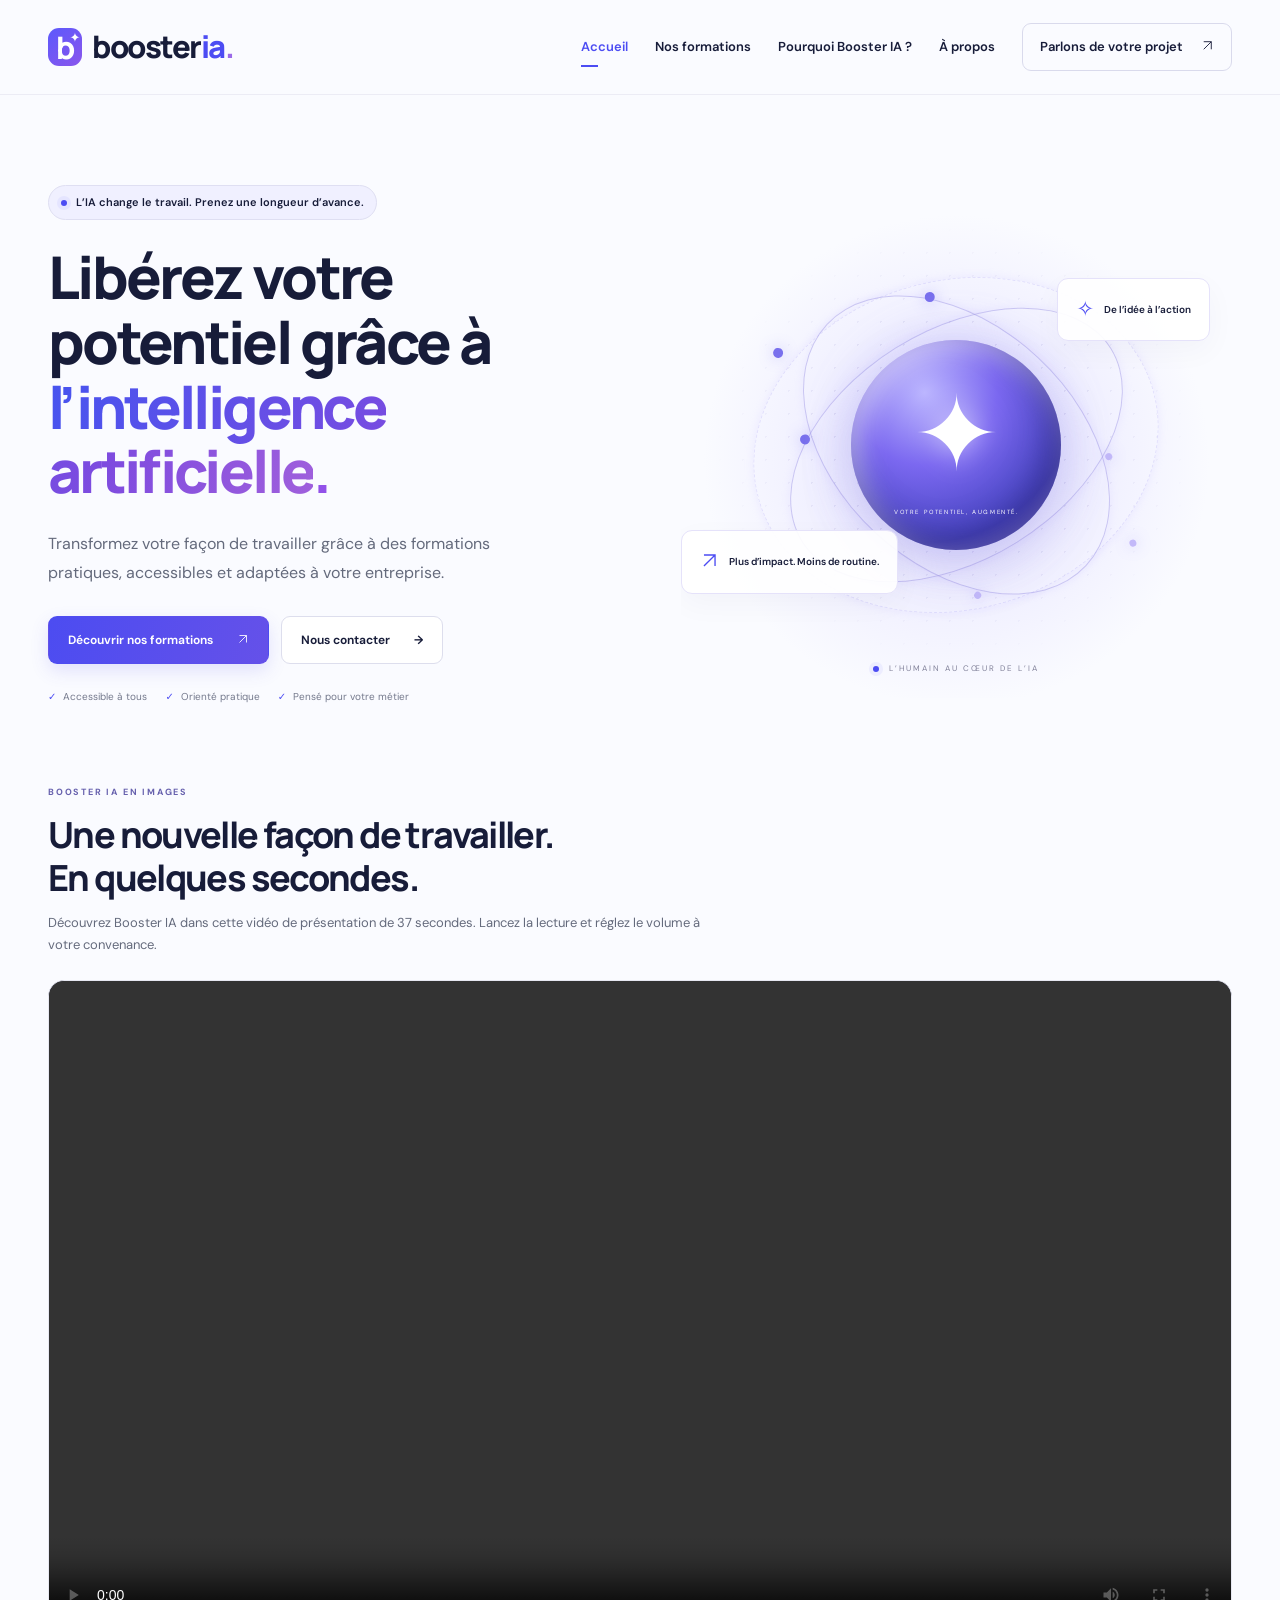
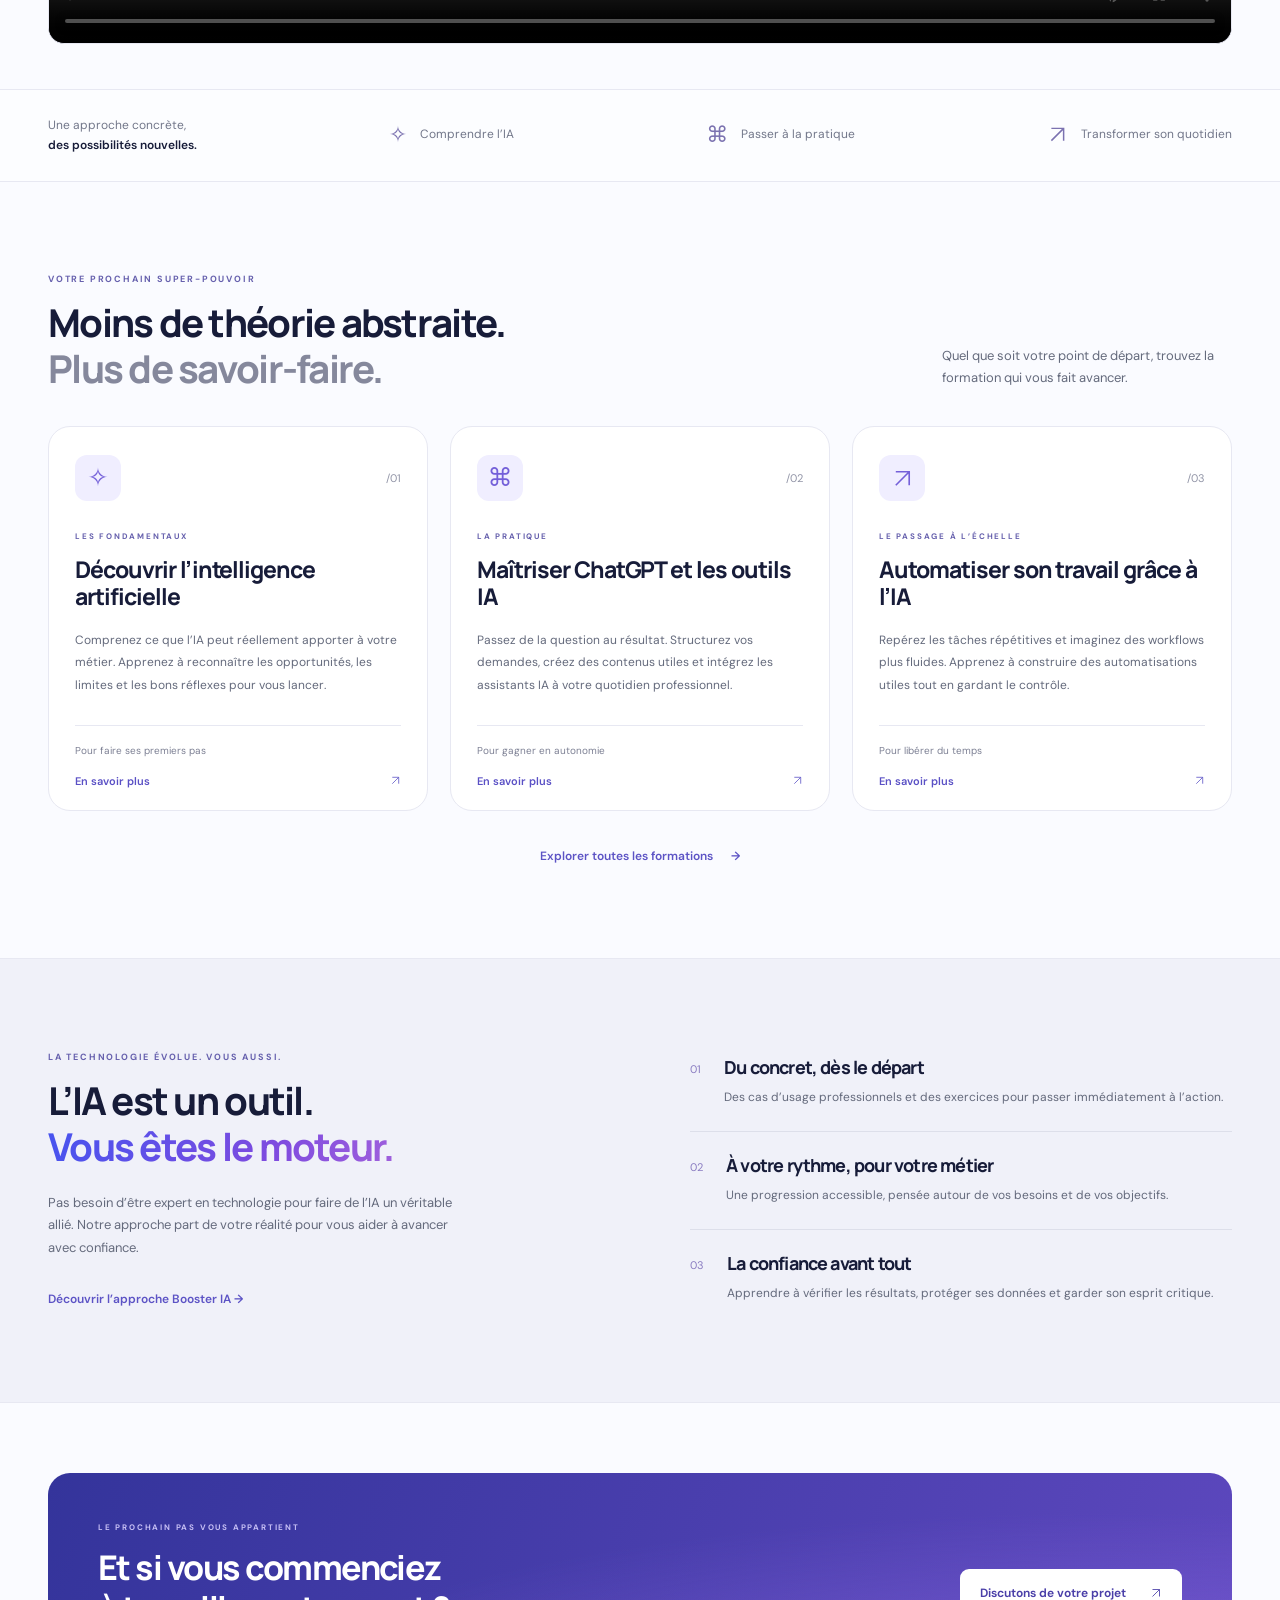
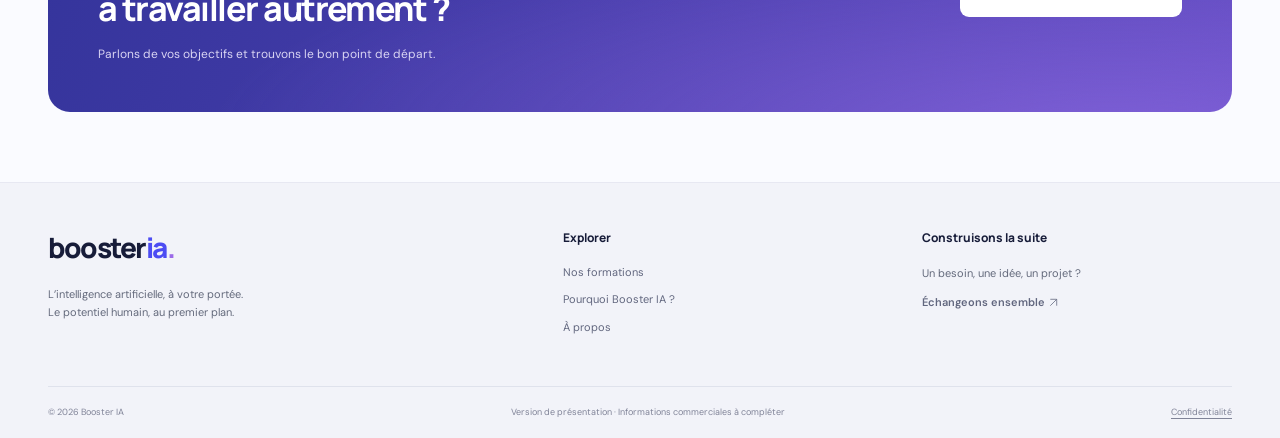
<file: index.html>
<!doctype html><html lang="fr"><head><meta charset="UTF-8"><meta name="viewport" content="width=device-width, initial-scale=1"><meta name="theme-color" content="#f8f9ff"><title>Booster IA — Formation à l’intelligence artificielle</title><meta name="description" content="Des formations pratiques à l’intelligence artificielle pour les professionnels et les entreprises. Découvrez l’IA, ChatGPT et l’automatisation."><meta property="og:title" content="Booster IA — Formation à l’intelligence artificielle"><meta property="og:description" content="Des formations pratiques à l’intelligence artificielle pour les professionnels et les entreprises. Découvrez l’IA, ChatGPT et l’automatisation."><meta property="og:type" content="website"><meta property="og:locale" content="fr_FR"><link rel="icon" type="image/svg+xml" href="assets/favicon.svg"><link rel="stylesheet" href="style.css"><script src="script.js" defer></script></head><body><a class="skip-link" href="#main">Aller au contenu</a><header class="site-header"><div class="container header-inner"><a href="index.html" class="brand" aria-label="Booster IA — Accueil"><span class="brand-icon">b<span>✦</span></span>booster<span class="brand-ia">ia</span><span class="brand-dot">.</span></a><button class="menu-toggle" aria-expanded="false" aria-controls="navigation" aria-label="Ouvrir le menu">☰</button><nav id="navigation" aria-label="Navigation principale"><a href="index.html">Accueil</a><a href="formations.html">Nos formations</a><a href="pourquoi.html">Pourquoi Booster IA ?</a><a href="a-propos.html">À propos</a><a href="contact.html" class="nav-cta">Parlons de votre projet <span><svg class="arrow-icon" viewBox="0 0 24 24" fill="none" stroke="currentColor" stroke-width="1.7" aria-hidden="true"><path d="M5 19 19 5M5 5h14v14"/></svg></span></a></nav></div></header><main id="main"><section class="hero container"><div class="hero-copy"><div class="pill"><span class="pulse"></span> L’IA change le travail. Prenez une longueur d’avance.</div><h1><span class="sr-only">Booster IA — </span>Libérez votre<br>potentiel grâce à<br><span class="gradient-text">l’intelligence<br>artificielle</span><span class="accent-dot">.</span></h1><p class="hero-description">Transformez votre façon de travailler grâce à des formations pratiques, accessibles et adaptées à votre entreprise.</p><div class="hero-actions"><a class="button primary" href="formations.html">Découvrir nos formations <span><svg class="arrow-icon" viewBox="0 0 24 24" fill="none" stroke="currentColor" stroke-width="1.7" aria-hidden="true"><path d="M5 19 19 5M5 5h14v14"/></svg></span></a><a class="button secondary" href="contact.html">Nous contacter <span>→</span></a></div><div class="hero-benefits"><span><i>✓</i> Accessible à tous</span><span><i>✓</i> Orienté pratique</span><span><i>✓</i> Pensé pour votre métier</span></div></div><div class="hero-art" aria-label="Illustration abstraite d’un réseau d’intelligence artificielle"><div class="art-grid"></div><div class="orbital orbit-one"></div><div class="orbital orbit-two"></div><div class="orbital orbit-three"></div><div class="core"><span>✦</span><small>VOTRE POTENTIEL, AUGMENTÉ.</small></div><div class="floating-tag tag-one"><span>✧</span> De l’idée à l’action</div><div class="floating-tag tag-two"><span><svg class="arrow-icon" viewBox="0 0 24 24" fill="none" stroke="currentColor" stroke-width="1.7" aria-hidden="true"><path d="M5 19 19 5M5 5h14v14"/></svg></span> Plus d’impact. Moins de routine.</div><div class="art-caption"><span class="pulse"></span> L’HUMAIN AU CŒUR DE L’IA</div></div></section><section class="container video-section" aria-labelledby="video-title"><div class="video-heading"><span class="eyebrow">BOOSTER IA EN IMAGES</span><h2 id="video-title">Une nouvelle façon de travailler.<br>En quelques secondes.</h2><p id="video-description">Découvrez Booster IA dans cette vidéo de présentation de 37 secondes. Lancez la lecture et réglez le volume à votre convenance.</p></div><video class="presentation-video" controls playsinline preload="metadata" aria-labelledby="video-title" aria-describedby="video-description"><source src="Sce%CC%81narim.mp4" type="video/mp4">Votre navigateur ne permet pas de lire cette vidéo. <a href="Sce%CC%81narim.mp4">Télécharger la vidéo de présentation Booster IA</a>.</video></section><section class="principles-strip"><div class="container"><span>Une approche concrète,<br><strong>des possibilités nouvelles.</strong></span><span><b>✧</b> Comprendre l’IA</span><span><b>⌘</b> Passer à la pratique</span><span><b><svg class="arrow-icon" viewBox="0 0 24 24" fill="none" stroke="currentColor" stroke-width="1.7" aria-hidden="true"><path d="M5 19 19 5M5 5h14v14"/></svg></b> Transformer son quotidien</span></div></section><section class="container section"><div class="section-heading reveal"><div><span class="eyebrow">VOTRE PROCHAIN SUPER-POUVOIR</span><h2>Moins de théorie abstraite.<br><span class="muted">Plus de savoir-faire.</span></h2></div><p>Quel que soit votre point de départ, trouvez la formation qui vous fait avancer.</p></div><div class="course-grid"><article class="course-card reveal"><div class="card-top"><span class="course-icon">✧</span><span class="course-number">/01</span></div><span class="eyebrow">LES FONDAMENTAUX</span><h3>Découvrir l’intelligence artificielle</h3><p>Comprenez ce que l’IA peut réellement apporter à votre métier. Apprenez à reconnaître les opportunités, les limites et les bons réflexes pour vous lancer.</p><div class="card-bottom"><span>Pour faire ses premiers pas</span><a href="formations.html#decouvrir" aria-label="En savoir plus : Découvrir l’intelligence artificielle">En savoir plus <span><svg class="arrow-icon" viewBox="0 0 24 24" fill="none" stroke="currentColor" stroke-width="1.7" aria-hidden="true"><path d="M5 19 19 5M5 5h14v14"/></svg></span></a></div></article><article class="course-card reveal"><div class="card-top"><span class="course-icon">⌘</span><span class="course-number">/02</span></div><span class="eyebrow">LA PRATIQUE</span><h3>Maîtriser ChatGPT et les outils IA</h3><p>Passez de la question au résultat. Structurez vos demandes, créez des contenus utiles et intégrez les assistants IA à votre quotidien professionnel.</p><div class="card-bottom"><span>Pour gagner en autonomie</span><a href="formations.html#chatgpt" aria-label="En savoir plus : Maîtriser ChatGPT et les outils IA">En savoir plus <span><svg class="arrow-icon" viewBox="0 0 24 24" fill="none" stroke="currentColor" stroke-width="1.7" aria-hidden="true"><path d="M5 19 19 5M5 5h14v14"/></svg></span></a></div></article><article class="course-card reveal"><div class="card-top"><span class="course-icon"><svg class="arrow-icon" viewBox="0 0 24 24" fill="none" stroke="currentColor" stroke-width="1.7" aria-hidden="true"><path d="M5 19 19 5M5 5h14v14"/></svg></span><span class="course-number">/03</span></div><span class="eyebrow">LE PASSAGE À L’ÉCHELLE</span><h3>Automatiser son travail grâce à l’IA</h3><p>Repérez les tâches répétitives et imaginez des workflows plus fluides. Apprenez à construire des automatisations utiles tout en gardant le contrôle.</p><div class="card-bottom"><span>Pour libérer du temps</span><a href="formations.html#automatiser" aria-label="En savoir plus : Automatiser son travail grâce à l’IA">En savoir plus <span><svg class="arrow-icon" viewBox="0 0 24 24" fill="none" stroke="currentColor" stroke-width="1.7" aria-hidden="true"><path d="M5 19 19 5M5 5h14v14"/></svg></span></a></div></article></div><div class="section-link"><a class="text-link" href="formations.html">Explorer toutes les formations <span>→</span></a></div></section><section class="why-section"><div class="container why-layout"><div class="reveal"><span class="eyebrow">LA TECHNOLOGIE ÉVOLUE. VOUS AUSSI.</span><h2>L’IA est un outil.<br><span class="gradient-text">Vous êtes le moteur.</span></h2><p>Pas besoin d’être expert en technologie pour faire de l’IA un véritable allié. Notre approche part de votre réalité pour vous aider à avancer avec confiance.</p><a class="text-link" href="pourquoi.html">Découvrir l’approche Booster IA →</a></div><div class="benefit-list"><article class="reveal"><span>01</span><div><h3>Du concret, dès le départ</h3><p>Des cas d’usage professionnels et des exercices pour passer immédiatement à l’action.</p></div></article><article class="reveal"><span>02</span><div><h3>À votre rythme, pour votre métier</h3><p>Une progression accessible, pensée autour de vos besoins et de vos objectifs.</p></div></article><article class="reveal"><span>03</span><div><h3>La confiance avant tout</h3><p>Apprendre à vérifier les résultats, protéger ses données et garder son esprit critique.</p></div></article></div></div></section><section class="container"><div class="cta-panel reveal"><div><span class="eyebrow">LE PROCHAIN PAS VOUS APPARTIENT</span><h2>Et si vous commenciez<br>à travailler autrement ?</h2><p>Parlons de vos objectifs et trouvons le bon point de départ.</p></div><a class="button white" href="contact.html">Discutons de votre projet <svg class="arrow-icon" viewBox="0 0 24 24" fill="none" stroke="currentColor" stroke-width="1.7" aria-hidden="true"><path d="M5 19 19 5M5 5h14v14"/></svg></a></div></section></main><footer><div class="container footer-main"><div><a href="index.html" class="brand">booster<span class="brand-ia">ia</span><span class="brand-dot">.</span></a><p>L’intelligence artificielle, à votre portée.<br>Le potentiel humain, au premier plan.</p></div><div><h3>Explorer</h3><a href="formations.html">Nos formations</a><a href="pourquoi.html">Pourquoi Booster IA ?</a><a href="a-propos.html">À propos</a></div><div><h3>Construisons la suite</h3><p>Un besoin, une idée, un projet ?</p><a href="contact.html" class="text-link">Échangeons ensemble <svg class="arrow-icon" viewBox="0 0 24 24" fill="none" stroke="currentColor" stroke-width="1.7" aria-hidden="true"><path d="M5 19 19 5M5 5h14v14"/></svg></a></div></div><div class="container footer-bottom"><span>© <span id="year">2026</span> Booster IA</span><span>Version de présentation · Informations commerciales à compléter</span><button class="privacy-open">Confidentialité</button></div></footer><dialog id="privacy-dialog"><button class="dialog-close" aria-label="Fermer">×</button><span class="eyebrow">VOS DONNÉES</span><h2>En toute transparence.</h2><p>Cette version de présentation n’utilise ni outil de suivi ni cookie publicitaire. Les polices sont chargées depuis Google Fonts lorsque le réseau le permet ; cette requête communique notamment votre adresse IP au fournisseur. Le formulaire ne transmet aucune donnée et ne conserve pas votre message après la fermeture de la page.</p><p>Avant sa mise en service, les mentions légales, l’identité du responsable de traitement et les modalités de contact devront être complétées.</p></dialog></body></html>
</file>
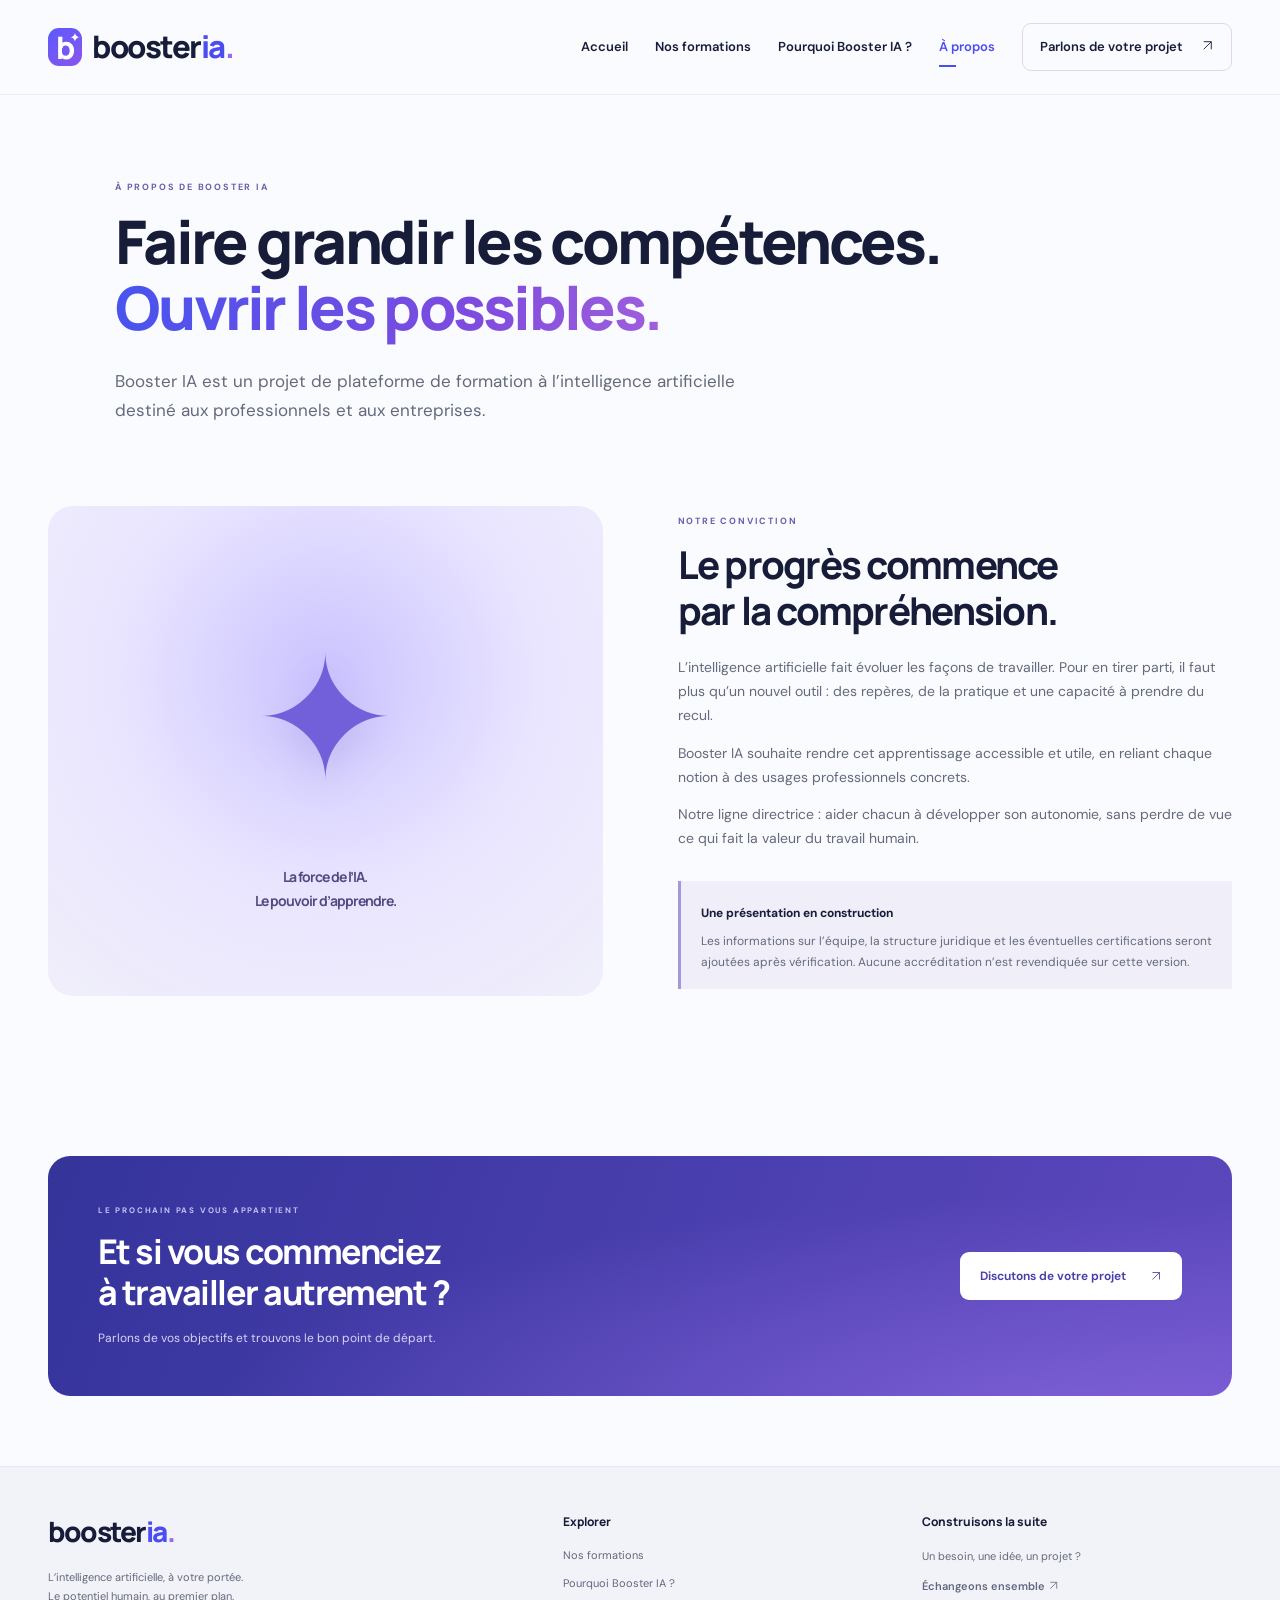
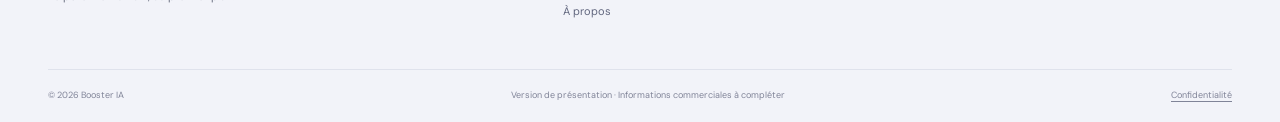
<file: a-propos.html>
<!doctype html><html lang="fr"><head><meta charset="UTF-8"><meta name="viewport" content="width=device-width, initial-scale=1"><meta name="theme-color" content="#f8f9ff"><title>À propos de Booster IA | Notre ambition</title><meta name="description" content="Découvrez l’ambition de Booster IA : rendre la formation à l’intelligence artificielle accessible aux entreprises et aux professionnels."><meta property="og:title" content="À propos de Booster IA | Notre ambition"><meta property="og:description" content="Découvrez l’ambition de Booster IA : rendre la formation à l’intelligence artificielle accessible aux entreprises et aux professionnels."><meta property="og:type" content="website"><meta property="og:locale" content="fr_FR"><link rel="icon" type="image/svg+xml" href="assets/favicon.svg"><link rel="stylesheet" href="style.css"><script src="script.js" defer></script></head><body><a class="skip-link" href="#main">Aller au contenu</a><header class="site-header"><div class="container header-inner"><a href="index.html" class="brand" aria-label="Booster IA — Accueil"><span class="brand-icon">b<span>✦</span></span>booster<span class="brand-ia">ia</span><span class="brand-dot">.</span></a><button class="menu-toggle" aria-expanded="false" aria-controls="navigation" aria-label="Ouvrir le menu">☰</button><nav id="navigation" aria-label="Navigation principale"><a href="index.html">Accueil</a><a href="formations.html">Nos formations</a><a href="pourquoi.html">Pourquoi Booster IA ?</a><a href="a-propos.html">À propos</a><a href="contact.html" class="nav-cta">Parlons de votre projet <span><svg class="arrow-icon" viewBox="0 0 24 24" fill="none" stroke="currentColor" stroke-width="1.7" aria-hidden="true"><path d="M5 19 19 5M5 5h14v14"/></svg></span></a></nav></div></header><main id="main"><section class="container page-intro"><span class="eyebrow">À PROPOS DE BOOSTER IA</span><h1>Faire grandir les compétences.<br><span class="gradient-text">Ouvrir les possibles.</span></h1><p>Booster IA est un projet de plateforme de formation à l’intelligence artificielle destiné aux professionnels et aux entreprises.</p></section><section class="container about-layout section"><div class="about-visual" aria-hidden="true"><span>✦</span><p>La force de l’IA.<br>Le pouvoir d’apprendre.</p></div><div><span class="eyebrow">NOTRE CONVICTION</span><h2>Le progrès commence<br>par la compréhension.</h2><p>L’intelligence artificielle fait évoluer les façons de travailler. Pour en tirer parti, il faut plus qu’un nouvel outil : des repères, de la pratique et une capacité à prendre du recul.</p><p>Booster IA souhaite rendre cet apprentissage accessible et utile, en reliant chaque notion à des usages professionnels concrets.</p><p>Notre ligne directrice : aider chacun à développer son autonomie, sans perdre de vue ce qui fait la valeur du travail humain.</p><div class="editorial-note"><strong>Une présentation en construction</strong><p>Les informations sur l’équipe, la structure juridique et les éventuelles certifications seront ajoutées après vérification. Aucune accréditation n’est revendiquée sur cette version.</p></div></div></section><section class="container"><div class="cta-panel reveal"><div><span class="eyebrow">LE PROCHAIN PAS VOUS APPARTIENT</span><h2>Et si vous commenciez<br>à travailler autrement ?</h2><p>Parlons de vos objectifs et trouvons le bon point de départ.</p></div><a class="button white" href="contact.html">Discutons de votre projet <svg class="arrow-icon" viewBox="0 0 24 24" fill="none" stroke="currentColor" stroke-width="1.7" aria-hidden="true"><path d="M5 19 19 5M5 5h14v14"/></svg></a></div></section></main><footer><div class="container footer-main"><div><a href="index.html" class="brand">booster<span class="brand-ia">ia</span><span class="brand-dot">.</span></a><p>L’intelligence artificielle, à votre portée.<br>Le potentiel humain, au premier plan.</p></div><div><h3>Explorer</h3><a href="formations.html">Nos formations</a><a href="pourquoi.html">Pourquoi Booster IA ?</a><a href="a-propos.html">À propos</a></div><div><h3>Construisons la suite</h3><p>Un besoin, une idée, un projet ?</p><a href="contact.html" class="text-link">Échangeons ensemble <svg class="arrow-icon" viewBox="0 0 24 24" fill="none" stroke="currentColor" stroke-width="1.7" aria-hidden="true"><path d="M5 19 19 5M5 5h14v14"/></svg></a></div></div><div class="container footer-bottom"><span>© <span id="year">2026</span> Booster IA</span><span>Version de présentation · Informations commerciales à compléter</span><button class="privacy-open">Confidentialité</button></div></footer><dialog id="privacy-dialog"><button class="dialog-close" aria-label="Fermer">×</button><span class="eyebrow">VOS DONNÉES</span><h2>En toute transparence.</h2><p>Cette version de présentation n’utilise ni outil de suivi ni cookie publicitaire. Les polices sont chargées depuis Google Fonts lorsque le réseau le permet ; cette requête communique notamment votre adresse IP au fournisseur. Le formulaire ne transmet aucune donnée et ne conserve pas votre message après la fermeture de la page.</p><p>Avant sa mise en service, les mentions légales, l’identité du responsable de traitement et les modalités de contact devront être complétées.</p></dialog></body></html>
</file>
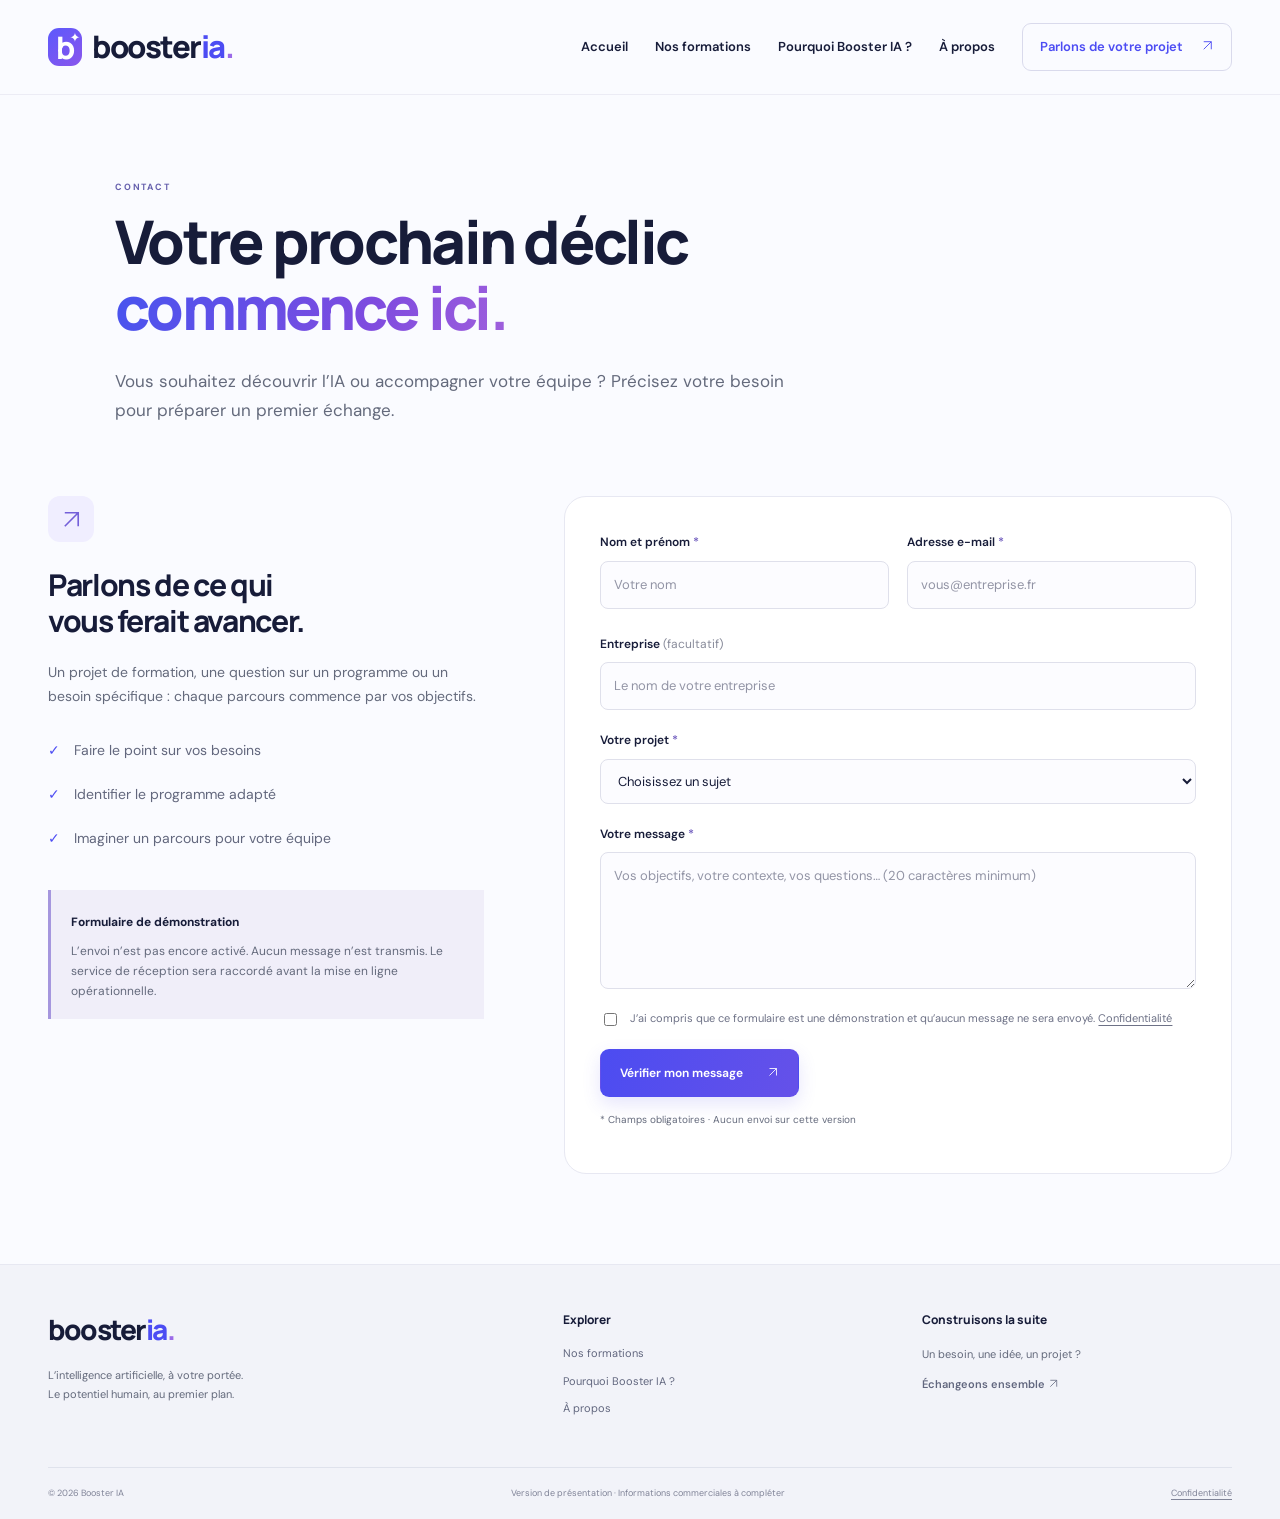
<file: contact.html>
<!doctype html><html lang="fr"><head><meta charset="UTF-8"><meta name="viewport" content="width=device-width, initial-scale=1"><meta name="theme-color" content="#f8f9ff"><title>Contact | Votre projet de formation avec Booster IA</title><meta name="description" content="Préparez votre projet de formation en intelligence artificielle. Formulaire de démonstration Booster IA."><meta property="og:title" content="Contact | Votre projet de formation avec Booster IA"><meta property="og:description" content="Préparez votre projet de formation en intelligence artificielle. Formulaire de démonstration Booster IA."><meta property="og:type" content="website"><meta property="og:locale" content="fr_FR"><link rel="icon" type="image/svg+xml" href="assets/favicon.svg"><link rel="stylesheet" href="style.css"><script src="script.js" defer></script></head><body><a class="skip-link" href="#main">Aller au contenu</a><header class="site-header"><div class="container header-inner"><a href="index.html" class="brand" aria-label="Booster IA — Accueil"><span class="brand-icon">b<span>✦</span></span>booster<span class="brand-ia">ia</span><span class="brand-dot">.</span></a><button class="menu-toggle" aria-expanded="false" aria-controls="navigation" aria-label="Ouvrir le menu">☰</button><nav id="navigation" aria-label="Navigation principale"><a href="index.html">Accueil</a><a href="formations.html">Nos formations</a><a href="pourquoi.html">Pourquoi Booster IA ?</a><a href="a-propos.html">À propos</a><a href="contact.html" class="nav-cta">Parlons de votre projet <span><svg class="arrow-icon" viewBox="0 0 24 24" fill="none" stroke="currentColor" stroke-width="1.7" aria-hidden="true"><path d="M5 19 19 5M5 5h14v14"/></svg></span></a></nav></div></header><main id="main"><section class="container page-intro"><span class="eyebrow">CONTACT</span><h1>Votre prochain déclic<br><span class="gradient-text">commence ici.</span></h1><p>Vous souhaitez découvrir l’IA ou accompagner votre équipe ? Précisez votre besoin pour préparer un premier échange.</p></section><section class="container contact-layout"><aside><span class="course-icon"><svg class="arrow-icon" viewBox="0 0 24 24" fill="none" stroke="currentColor" stroke-width="1.7" aria-hidden="true"><path d="M5 19 19 5M5 5h14v14"/></svg></span><h2>Parlons de ce qui<br>vous ferait avancer.</h2><p>Un projet de formation, une question sur un programme ou un besoin spécifique : chaque parcours commence par vos objectifs.</p><ul class="check-list"><li>Faire le point sur vos besoins</li><li>Identifier le programme adapté</li><li>Imaginer un parcours pour votre équipe</li></ul><div class="editorial-note"><strong>Formulaire de démonstration</strong><p>L’envoi n’est pas encore activé. Aucun message n’est transmis. Le service de réception sera raccordé avant la mise en ligne opérationnelle.</p></div></aside><form id="contact-form" novalidate><div class="form-row"><div class="field"><label for="name">Nom et prénom <span>*</span></label><input id="name" name="name" autocomplete="name" required maxlength="120" placeholder="Votre nom"><span class="field-error" id="name-error"></span></div><div class="field"><label for="email">Adresse e-mail <span>*</span></label><input id="email" name="email" type="email" autocomplete="email" required maxlength="254" placeholder="vous@entreprise.fr"><span class="field-error" id="email-error"></span></div></div><div class="field"><label for="company">Entreprise <span class="optional">(facultatif)</span></label><input id="company" name="company" autocomplete="organization" maxlength="160" placeholder="Le nom de votre entreprise"></div><div class="field"><label for="subject">Votre projet <span>*</span></label><select id="subject" name="subject" required><option value="">Choisissez un sujet</option><option value="decouvrir">Découvrir l’intelligence artificielle</option><option value="chatgpt">Maîtriser ChatGPT et les outils IA</option><option value="automatiser">Automatiser son travail grâce à l’IA</option><option value="equipe">Former mon équipe</option><option value="autre">Une autre question</option></select><span class="field-error" id="subject-error"></span></div><div class="field"><label for="message">Votre message <span>*</span></label><textarea id="message" name="message" rows="5" required minlength="20" maxlength="5000" placeholder="Vos objectifs, votre contexte, vos questions… (20 caractères minimum)"></textarea><span class="field-error" id="message-error"></span></div><div class="field"><label class="consent" for="consent"><input id="consent" name="consent" type="checkbox" required><span>J’ai compris que ce formulaire est une démonstration et qu’aucun message ne sera envoyé. <button type="button" class="privacy-open">Confidentialité</button></span></label><span class="field-error" id="consent-error"></span></div><button class="button primary" type="submit">Vérifier mon message <span><svg class="arrow-icon" viewBox="0 0 24 24" fill="none" stroke="currentColor" stroke-width="1.7" aria-hidden="true"><path d="M5 19 19 5M5 5h14v14"/></svg></span></button><p class="form-note">* Champs obligatoires · Aucun envoi sur cette version</p><div id="form-status" role="status" tabindex="-1"></div></form></section></main><footer><div class="container footer-main"><div><a href="index.html" class="brand">booster<span class="brand-ia">ia</span><span class="brand-dot">.</span></a><p>L’intelligence artificielle, à votre portée.<br>Le potentiel humain, au premier plan.</p></div><div><h3>Explorer</h3><a href="formations.html">Nos formations</a><a href="pourquoi.html">Pourquoi Booster IA ?</a><a href="a-propos.html">À propos</a></div><div><h3>Construisons la suite</h3><p>Un besoin, une idée, un projet ?</p><a href="contact.html" class="text-link">Échangeons ensemble <svg class="arrow-icon" viewBox="0 0 24 24" fill="none" stroke="currentColor" stroke-width="1.7" aria-hidden="true"><path d="M5 19 19 5M5 5h14v14"/></svg></a></div></div><div class="container footer-bottom"><span>© <span id="year">2026</span> Booster IA</span><span>Version de présentation · Informations commerciales à compléter</span><button class="privacy-open">Confidentialité</button></div></footer><dialog id="privacy-dialog"><button class="dialog-close" aria-label="Fermer">×</button><span class="eyebrow">VOS DONNÉES</span><h2>En toute transparence.</h2><p>Cette version de présentation n’utilise ni outil de suivi ni cookie publicitaire. Les polices sont chargées depuis Google Fonts lorsque le réseau le permet ; cette requête communique notamment votre adresse IP au fournisseur. Le formulaire ne transmet aucune donnée et ne conserve pas votre message après la fermeture de la page.</p><p>Avant sa mise en service, les mentions légales, l’identité du responsable de traitement et les modalités de contact devront être complétées.</p></dialog></body></html>
</file>
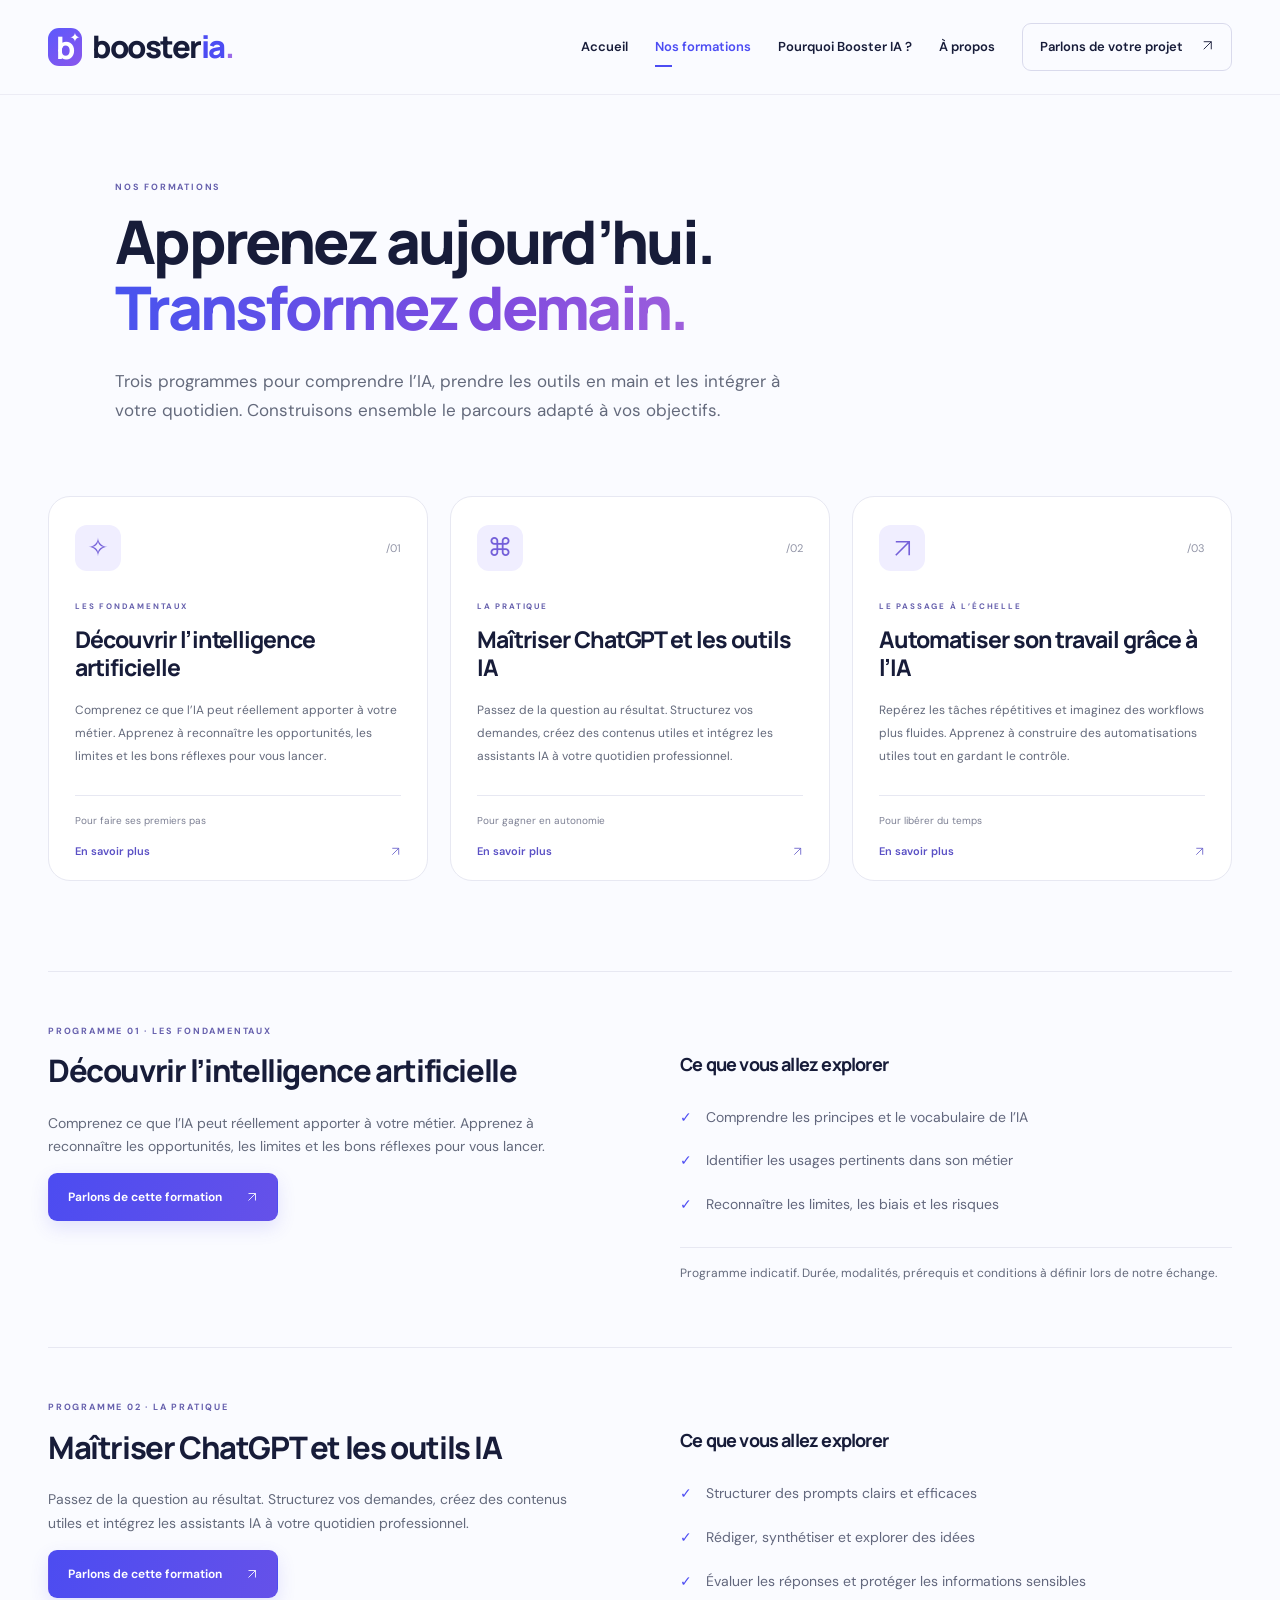
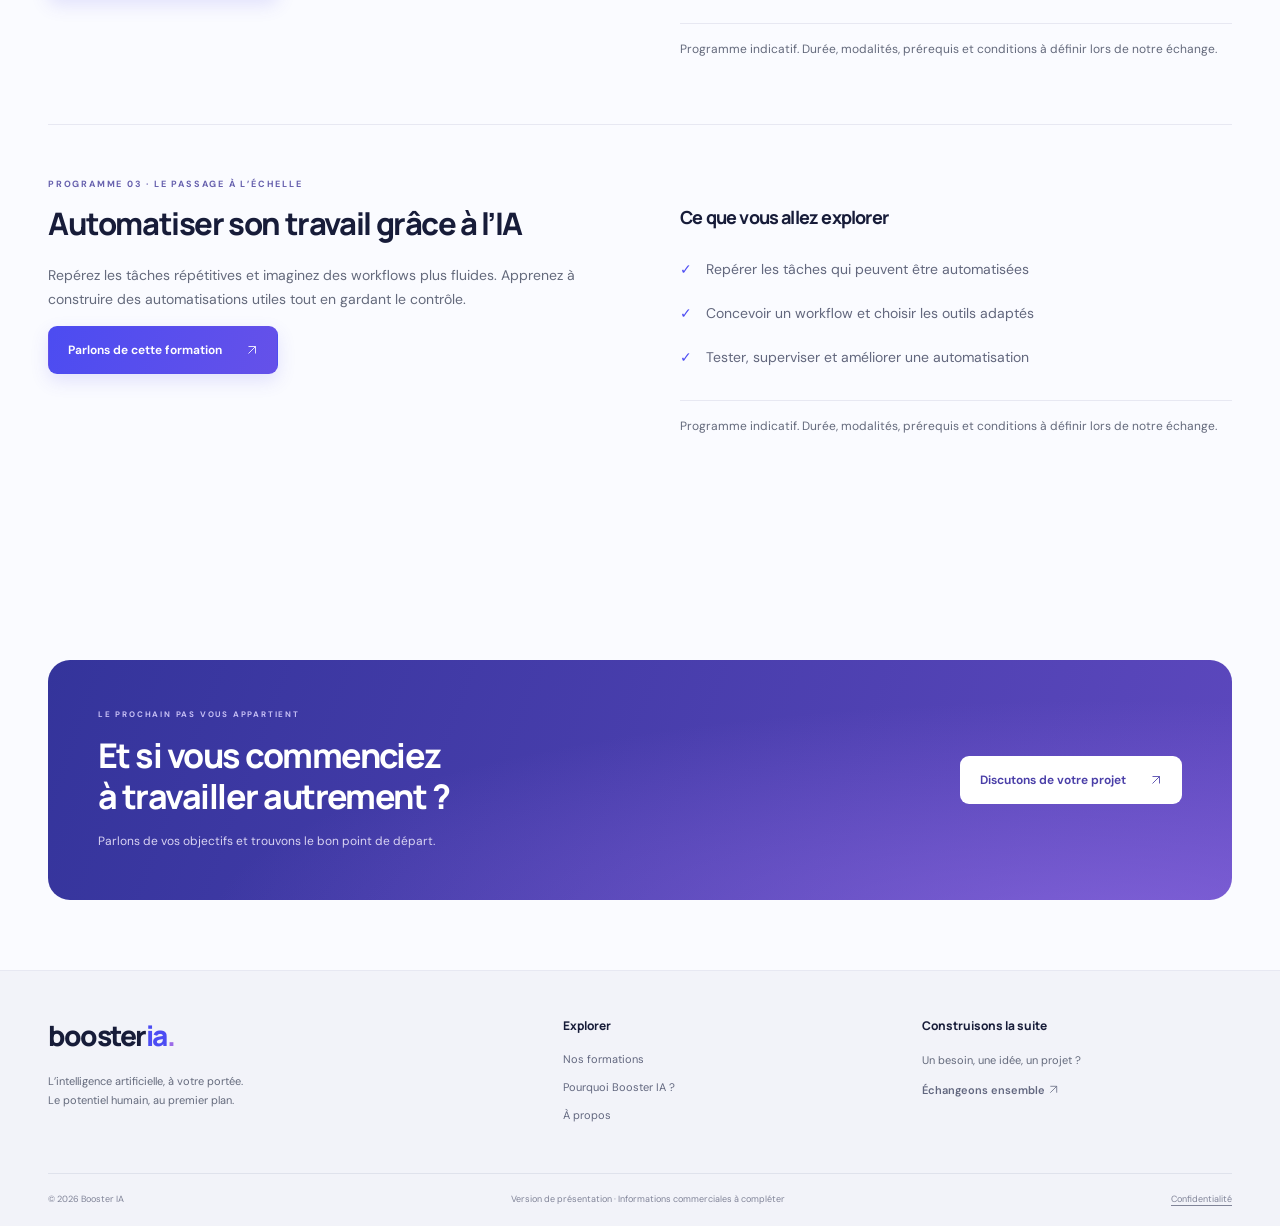
<file: formations.html>
<!doctype html><html lang="fr"><head><meta charset="UTF-8"><meta name="viewport" content="width=device-width, initial-scale=1"><meta name="theme-color" content="#f8f9ff"><title>Nos formations en intelligence artificielle | Booster IA</title><meta name="description" content="Découvrez nos trois programmes : fondamentaux de l’IA, ChatGPT et outils IA, automatisation du travail."><meta property="og:title" content="Nos formations en intelligence artificielle | Booster IA"><meta property="og:description" content="Découvrez nos trois programmes : fondamentaux de l’IA, ChatGPT et outils IA, automatisation du travail."><meta property="og:type" content="website"><meta property="og:locale" content="fr_FR"><link rel="icon" type="image/svg+xml" href="assets/favicon.svg"><link rel="stylesheet" href="style.css"><script src="script.js" defer></script></head><body><a class="skip-link" href="#main">Aller au contenu</a><header class="site-header"><div class="container header-inner"><a href="index.html" class="brand" aria-label="Booster IA — Accueil"><span class="brand-icon">b<span>✦</span></span>booster<span class="brand-ia">ia</span><span class="brand-dot">.</span></a><button class="menu-toggle" aria-expanded="false" aria-controls="navigation" aria-label="Ouvrir le menu">☰</button><nav id="navigation" aria-label="Navigation principale"><a href="index.html">Accueil</a><a href="formations.html">Nos formations</a><a href="pourquoi.html">Pourquoi Booster IA ?</a><a href="a-propos.html">À propos</a><a href="contact.html" class="nav-cta">Parlons de votre projet <span><svg class="arrow-icon" viewBox="0 0 24 24" fill="none" stroke="currentColor" stroke-width="1.7" aria-hidden="true"><path d="M5 19 19 5M5 5h14v14"/></svg></span></a></nav></div></header><main id="main"><section class="container page-intro"><span class="eyebrow">NOS FORMATIONS</span><h1>Apprenez aujourd’hui.<br><span class="gradient-text">Transformez demain.</span></h1><p>Trois programmes pour comprendre l’IA, prendre les outils en main et les intégrer à votre quotidien. Construisons ensemble le parcours adapté à vos objectifs.</p></section><section class="container"><div class="course-grid"><article class="course-card reveal"><div class="card-top"><span class="course-icon">✧</span><span class="course-number">/01</span></div><span class="eyebrow">LES FONDAMENTAUX</span><h3>Découvrir l’intelligence artificielle</h3><p>Comprenez ce que l’IA peut réellement apporter à votre métier. Apprenez à reconnaître les opportunités, les limites et les bons réflexes pour vous lancer.</p><div class="card-bottom"><span>Pour faire ses premiers pas</span><a href="formations.html#decouvrir" aria-label="En savoir plus : Découvrir l’intelligence artificielle">En savoir plus <span><svg class="arrow-icon" viewBox="0 0 24 24" fill="none" stroke="currentColor" stroke-width="1.7" aria-hidden="true"><path d="M5 19 19 5M5 5h14v14"/></svg></span></a></div></article><article class="course-card reveal"><div class="card-top"><span class="course-icon">⌘</span><span class="course-number">/02</span></div><span class="eyebrow">LA PRATIQUE</span><h3>Maîtriser ChatGPT et les outils IA</h3><p>Passez de la question au résultat. Structurez vos demandes, créez des contenus utiles et intégrez les assistants IA à votre quotidien professionnel.</p><div class="card-bottom"><span>Pour gagner en autonomie</span><a href="formations.html#chatgpt" aria-label="En savoir plus : Maîtriser ChatGPT et les outils IA">En savoir plus <span><svg class="arrow-icon" viewBox="0 0 24 24" fill="none" stroke="currentColor" stroke-width="1.7" aria-hidden="true"><path d="M5 19 19 5M5 5h14v14"/></svg></span></a></div></article><article class="course-card reveal"><div class="card-top"><span class="course-icon"><svg class="arrow-icon" viewBox="0 0 24 24" fill="none" stroke="currentColor" stroke-width="1.7" aria-hidden="true"><path d="M5 19 19 5M5 5h14v14"/></svg></span><span class="course-number">/03</span></div><span class="eyebrow">LE PASSAGE À L’ÉCHELLE</span><h3>Automatiser son travail grâce à l’IA</h3><p>Repérez les tâches répétitives et imaginez des workflows plus fluides. Apprenez à construire des automatisations utiles tout en gardant le contrôle.</p><div class="card-bottom"><span>Pour libérer du temps</span><a href="formations.html#automatiser" aria-label="En savoir plus : Automatiser son travail grâce à l’IA">En savoir plus <span><svg class="arrow-icon" viewBox="0 0 24 24" fill="none" stroke="currentColor" stroke-width="1.7" aria-hidden="true"><path d="M5 19 19 5M5 5h14v14"/></svg></span></a></div></article></div></section><section class="container section"><article class="program-detail reveal" id="decouvrir"><div><span class="eyebrow">PROGRAMME 01 · LES FONDAMENTAUX</span><h2>Découvrir l’intelligence artificielle</h2><p>Comprenez ce que l’IA peut réellement apporter à votre métier. Apprenez à reconnaître les opportunités, les limites et les bons réflexes pour vous lancer.</p><a class="button primary" href="contact.html?formation=decouvrir">Parlons de cette formation <svg class="arrow-icon" viewBox="0 0 24 24" fill="none" stroke="currentColor" stroke-width="1.7" aria-hidden="true"><path d="M5 19 19 5M5 5h14v14"/></svg></a></div><div><h3>Ce que vous allez explorer</h3><ul class="check-list"><li>Comprendre les principes et le vocabulaire de l’IA</li><li>Identifier les usages pertinents dans son métier</li><li>Reconnaître les limites, les biais et les risques</li></ul><p class="note">Programme indicatif. Durée, modalités, prérequis et conditions à définir lors de notre échange.</p></div></article><article class="program-detail reveal" id="chatgpt"><div><span class="eyebrow">PROGRAMME 02 · LA PRATIQUE</span><h2>Maîtriser ChatGPT et les outils IA</h2><p>Passez de la question au résultat. Structurez vos demandes, créez des contenus utiles et intégrez les assistants IA à votre quotidien professionnel.</p><a class="button primary" href="contact.html?formation=chatgpt">Parlons de cette formation <svg class="arrow-icon" viewBox="0 0 24 24" fill="none" stroke="currentColor" stroke-width="1.7" aria-hidden="true"><path d="M5 19 19 5M5 5h14v14"/></svg></a></div><div><h3>Ce que vous allez explorer</h3><ul class="check-list"><li>Structurer des prompts clairs et efficaces</li><li>Rédiger, synthétiser et explorer des idées</li><li>Évaluer les réponses et protéger les informations sensibles</li></ul><p class="note">Programme indicatif. Durée, modalités, prérequis et conditions à définir lors de notre échange.</p></div></article><article class="program-detail reveal" id="automatiser"><div><span class="eyebrow">PROGRAMME 03 · LE PASSAGE À L’ÉCHELLE</span><h2>Automatiser son travail grâce à l’IA</h2><p>Repérez les tâches répétitives et imaginez des workflows plus fluides. Apprenez à construire des automatisations utiles tout en gardant le contrôle.</p><a class="button primary" href="contact.html?formation=automatiser">Parlons de cette formation <svg class="arrow-icon" viewBox="0 0 24 24" fill="none" stroke="currentColor" stroke-width="1.7" aria-hidden="true"><path d="M5 19 19 5M5 5h14v14"/></svg></a></div><div><h3>Ce que vous allez explorer</h3><ul class="check-list"><li>Repérer les tâches qui peuvent être automatisées</li><li>Concevoir un workflow et choisir les outils adaptés</li><li>Tester, superviser et améliorer une automatisation</li></ul><p class="note">Programme indicatif. Durée, modalités, prérequis et conditions à définir lors de notre échange.</p></div></article></section><section class="container"><div class="cta-panel reveal"><div><span class="eyebrow">LE PROCHAIN PAS VOUS APPARTIENT</span><h2>Et si vous commenciez<br>à travailler autrement ?</h2><p>Parlons de vos objectifs et trouvons le bon point de départ.</p></div><a class="button white" href="contact.html">Discutons de votre projet <svg class="arrow-icon" viewBox="0 0 24 24" fill="none" stroke="currentColor" stroke-width="1.7" aria-hidden="true"><path d="M5 19 19 5M5 5h14v14"/></svg></a></div></section></main><footer><div class="container footer-main"><div><a href="index.html" class="brand">booster<span class="brand-ia">ia</span><span class="brand-dot">.</span></a><p>L’intelligence artificielle, à votre portée.<br>Le potentiel humain, au premier plan.</p></div><div><h3>Explorer</h3><a href="formations.html">Nos formations</a><a href="pourquoi.html">Pourquoi Booster IA ?</a><a href="a-propos.html">À propos</a></div><div><h3>Construisons la suite</h3><p>Un besoin, une idée, un projet ?</p><a href="contact.html" class="text-link">Échangeons ensemble <svg class="arrow-icon" viewBox="0 0 24 24" fill="none" stroke="currentColor" stroke-width="1.7" aria-hidden="true"><path d="M5 19 19 5M5 5h14v14"/></svg></a></div></div><div class="container footer-bottom"><span>© <span id="year">2026</span> Booster IA</span><span>Version de présentation · Informations commerciales à compléter</span><button class="privacy-open">Confidentialité</button></div></footer><dialog id="privacy-dialog"><button class="dialog-close" aria-label="Fermer">×</button><span class="eyebrow">VOS DONNÉES</span><h2>En toute transparence.</h2><p>Cette version de présentation n’utilise ni outil de suivi ni cookie publicitaire. Les polices sont chargées depuis Google Fonts lorsque le réseau le permet ; cette requête communique notamment votre adresse IP au fournisseur. Le formulaire ne transmet aucune donnée et ne conserve pas votre message après la fermeture de la page.</p><p>Avant sa mise en service, les mentions légales, l’identité du responsable de traitement et les modalités de contact devront être complétées.</p></dialog></body></html>
</file>
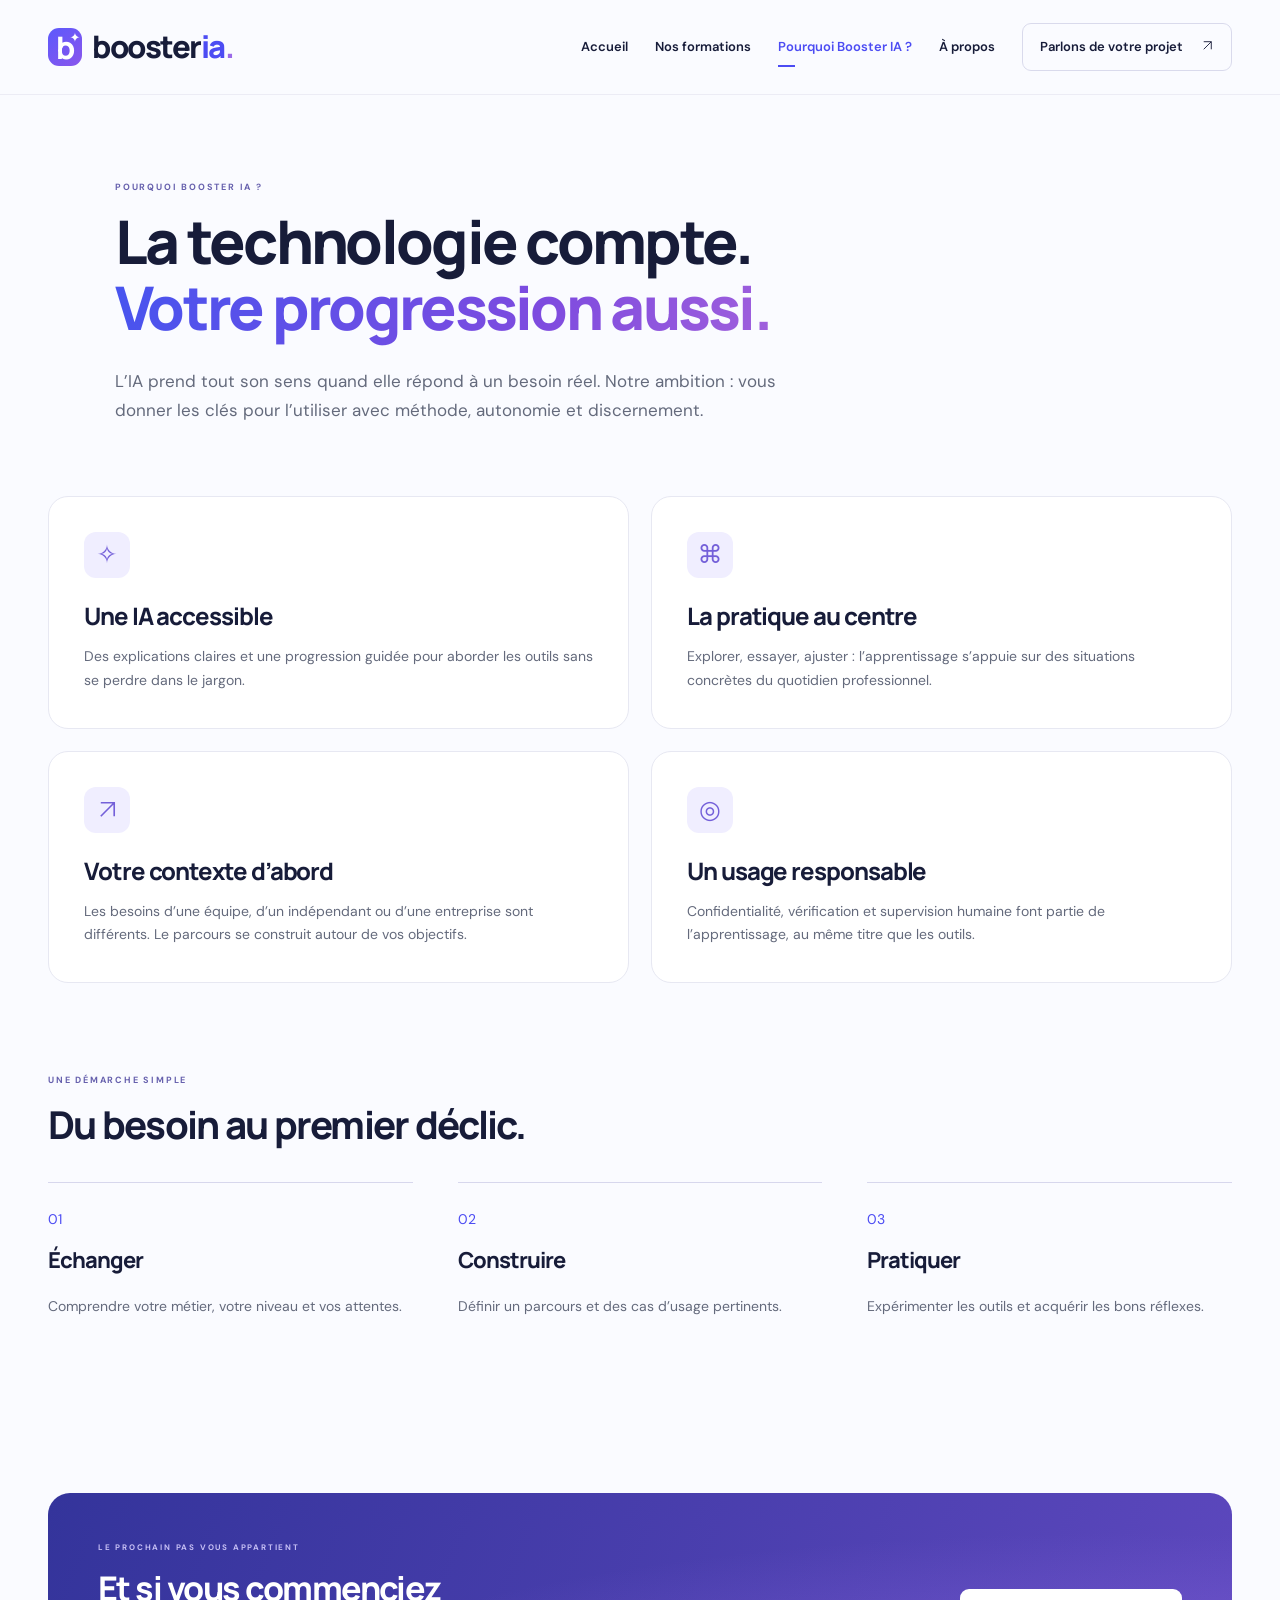
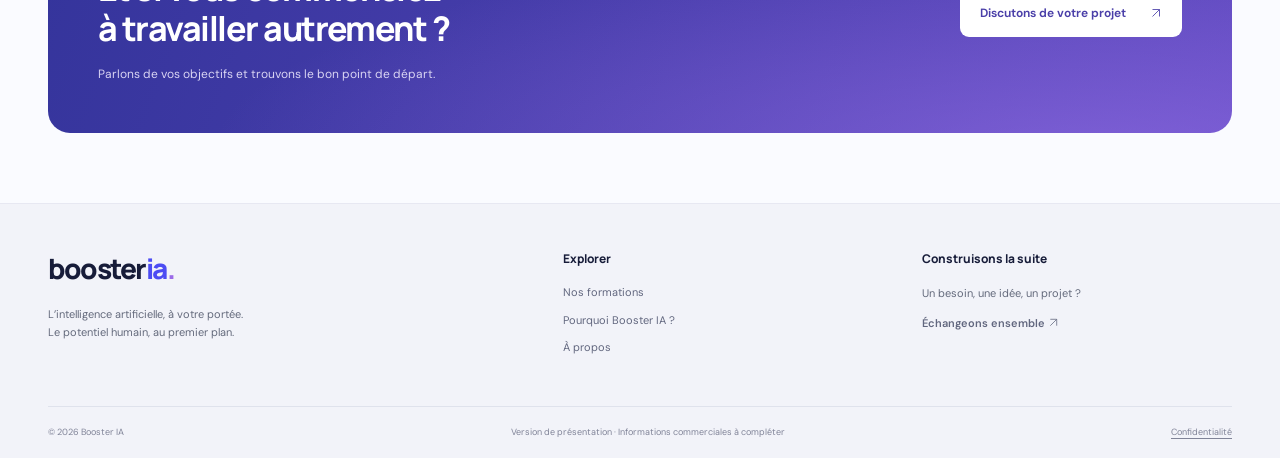
<file: pourquoi.html>
<!doctype html><html lang="fr"><head><meta charset="UTF-8"><meta name="viewport" content="width=device-width, initial-scale=1"><meta name="theme-color" content="#f8f9ff"><title>Pourquoi choisir Booster IA ? | Formation IA</title><meta name="description" content="Une approche pratique, accessible et responsable pour développer vos compétences en intelligence artificielle."><meta property="og:title" content="Pourquoi choisir Booster IA ? | Formation IA"><meta property="og:description" content="Une approche pratique, accessible et responsable pour développer vos compétences en intelligence artificielle."><meta property="og:type" content="website"><meta property="og:locale" content="fr_FR"><link rel="icon" type="image/svg+xml" href="assets/favicon.svg"><link rel="stylesheet" href="style.css"><script src="script.js" defer></script></head><body><a class="skip-link" href="#main">Aller au contenu</a><header class="site-header"><div class="container header-inner"><a href="index.html" class="brand" aria-label="Booster IA — Accueil"><span class="brand-icon">b<span>✦</span></span>booster<span class="brand-ia">ia</span><span class="brand-dot">.</span></a><button class="menu-toggle" aria-expanded="false" aria-controls="navigation" aria-label="Ouvrir le menu">☰</button><nav id="navigation" aria-label="Navigation principale"><a href="index.html">Accueil</a><a href="formations.html">Nos formations</a><a href="pourquoi.html">Pourquoi Booster IA ?</a><a href="a-propos.html">À propos</a><a href="contact.html" class="nav-cta">Parlons de votre projet <span><svg class="arrow-icon" viewBox="0 0 24 24" fill="none" stroke="currentColor" stroke-width="1.7" aria-hidden="true"><path d="M5 19 19 5M5 5h14v14"/></svg></span></a></nav></div></header><main id="main"><section class="container page-intro"><span class="eyebrow">POURQUOI BOOSTER IA ?</span><h1>La technologie compte.<br><span class="gradient-text">Votre progression aussi.</span></h1><p>L’IA prend tout son sens quand elle répond à un besoin réel. Notre ambition : vous donner les clés pour l’utiliser avec méthode, autonomie et discernement.</p></section><section class="container feature-grid"><article class="feature reveal"><span class="course-icon">✧</span><h2>Une IA accessible</h2><p>Des explications claires et une progression guidée pour aborder les outils sans se perdre dans le jargon.</p></article><article class="feature reveal"><span class="course-icon">⌘</span><h2>La pratique au centre</h2><p>Explorer, essayer, ajuster : l’apprentissage s’appuie sur des situations concrètes du quotidien professionnel.</p></article><article class="feature reveal"><span class="course-icon"><svg class="arrow-icon" viewBox="0 0 24 24" fill="none" stroke="currentColor" stroke-width="1.7" aria-hidden="true"><path d="M5 19 19 5M5 5h14v14"/></svg></span><h2>Votre contexte d’abord</h2><p>Les besoins d’une équipe, d’un indépendant ou d’une entreprise sont différents. Le parcours se construit autour de vos objectifs.</p></article><article class="feature reveal"><span class="course-icon">◎</span><h2>Un usage responsable</h2><p>Confidentialité, vérification et supervision humaine font partie de l’apprentissage, au même titre que les outils.</p></article></section><section class="container section"><div class="section-heading"><div><span class="eyebrow">UNE DÉMARCHE SIMPLE</span><h2>Du besoin au premier déclic.</h2></div></div><div class="steps"><article><span>01</span><h3>Échanger</h3><p>Comprendre votre métier, votre niveau et vos attentes.</p></article><article><span>02</span><h3>Construire</h3><p>Définir un parcours et des cas d’usage pertinents.</p></article><article><span>03</span><h3>Pratiquer</h3><p>Expérimenter les outils et acquérir les bons réflexes.</p></article></div></section><section class="container"><div class="cta-panel reveal"><div><span class="eyebrow">LE PROCHAIN PAS VOUS APPARTIENT</span><h2>Et si vous commenciez<br>à travailler autrement ?</h2><p>Parlons de vos objectifs et trouvons le bon point de départ.</p></div><a class="button white" href="contact.html">Discutons de votre projet <svg class="arrow-icon" viewBox="0 0 24 24" fill="none" stroke="currentColor" stroke-width="1.7" aria-hidden="true"><path d="M5 19 19 5M5 5h14v14"/></svg></a></div></section></main><footer><div class="container footer-main"><div><a href="index.html" class="brand">booster<span class="brand-ia">ia</span><span class="brand-dot">.</span></a><p>L’intelligence artificielle, à votre portée.<br>Le potentiel humain, au premier plan.</p></div><div><h3>Explorer</h3><a href="formations.html">Nos formations</a><a href="pourquoi.html">Pourquoi Booster IA ?</a><a href="a-propos.html">À propos</a></div><div><h3>Construisons la suite</h3><p>Un besoin, une idée, un projet ?</p><a href="contact.html" class="text-link">Échangeons ensemble <svg class="arrow-icon" viewBox="0 0 24 24" fill="none" stroke="currentColor" stroke-width="1.7" aria-hidden="true"><path d="M5 19 19 5M5 5h14v14"/></svg></a></div></div><div class="container footer-bottom"><span>© <span id="year">2026</span> Booster IA</span><span>Version de présentation · Informations commerciales à compléter</span><button class="privacy-open">Confidentialité</button></div></footer><dialog id="privacy-dialog"><button class="dialog-close" aria-label="Fermer">×</button><span class="eyebrow">VOS DONNÉES</span><h2>En toute transparence.</h2><p>Cette version de présentation n’utilise ni outil de suivi ni cookie publicitaire. Les polices sont chargées depuis Google Fonts lorsque le réseau le permet ; cette requête communique notamment votre adresse IP au fournisseur. Le formulaire ne transmet aucune donnée et ne conserve pas votre message après la fermeture de la page.</p><p>Avant sa mise en service, les mentions légales, l’identité du responsable de traitement et les modalités de contact devront être complétées.</p></dialog></body></html>
</file>
<file: style.css>
@import url('https://fonts.googleapis.com/css2?family=DM+Sans:wght@400;450;500;550;600;650;700&family=Manrope:wght@400;500;600;650;700;750;800&display=swap');
:root{--ink:#171c39;--muted:#646a7c;--blue:#4c4cf3;--purple:#9156e9;--line:#e7e8f2;--paper:#fafbff;--radius:22px}*{box-sizing:border-box}html{scroll-behavior:smooth;scroll-padding-top:110px}body{margin:0;background:var(--paper);color:var(--ink);font-family:'DM Sans',system-ui,sans-serif;font-size:16px;line-height:1.7}a{color:inherit;text-decoration:none}button,input,select,textarea{font:inherit}button,a,input,textarea,select{-webkit-tap-highlight-color:transparent}button{cursor:pointer}button:focus-visible,a:focus-visible{outline:3px solid var(--blue);outline-offset:5px}input:focus,textarea:focus,select:focus{outline:2px solid var(--blue);outline-offset:2px}.container{width:min(1200px,calc(100% - 96px));margin-inline:auto}h1,h2,h3,.brand{font-family:Manrope,system-ui,sans-serif;line-height:1.2;letter-spacing:-.045em}h1,h2,h3,p{margin-top:0}h1{font-size:clamp(42px,4.6vw,66px);font-weight:800;line-height:1.1;margin-bottom:26px}h2{font-size:clamp(30px,3vw,42px);font-weight:750;margin-bottom:22px}h3{font-size:22px;font-weight:750}p{color:var(--muted)}.site-header{position:sticky;top:0;z-index:20;background:#fafbfff2;backdrop-filter:blur(18px);border-bottom:1px solid #ececf5}.header-inner{height:94px;display:flex;align-items:center;justify-content:space-between;gap:24px}.brand{display:inline-flex;align-items:center;font-weight:800;font-size:31px;letter-spacing:-1.5px;white-space:nowrap}.brand-ia{color:var(--blue)}.brand-dot{color:#9b6ae8}.brand-icon{position:relative;margin-right:10px;background:linear-gradient(140deg,#5c59fc,#8a56ec);width:34px;height:38px;border-radius:11px;color:#fff;display:grid;place-items:center;font-size:31px;line-height:1}.brand-icon span{position:absolute;right:3px;top:3px;font-size:13px}nav{display:flex;align-items:center;gap:27px;font-size:13px;font-weight:600}nav>a{position:relative;transition:color .2s}nav>a:hover,nav>a[aria-current=page]{color:var(--blue)}nav>a[aria-current=page]:not(.nav-cta):after{content:'';position:absolute;bottom:-9px;left:0;width:17px;height:2px;background:var(--blue)}.nav-cta{border:1px solid #d9daec;border-radius:9px;padding:12px 17px;display:flex;gap:18px}.nav-cta:hover{background:#eeedff}.menu-toggle{display:none}.hero{display:grid;grid-template-columns:1.12fr 1fr;gap:15px;align-items:center;min-height:690px;padding-block:62px 52px}.pill{display:inline-flex;align-items:center;gap:9px;font-size:11px;font-weight:600;border:1px solid #dfdff2;background:#f0f0ff;padding:7px 12px;border-radius:30px;margin-bottom:25px}.pulse{width:6px;height:6px;background:var(--blue);display:inline-block;border-radius:50%;box-shadow:0 0 0 4px #5353f412;flex-shrink:0}.gradient-text{background:linear-gradient(110deg,#4654ef 0%,#7e4bdf 65%,#a060dc);background-clip:text;-webkit-background-clip:text;color:transparent}.accent-dot{color:#9251e9}.hero-description{font-size:16px;max-width:455px;line-height:1.8;margin-bottom:28px}.hero-actions{display:flex;align-items:center;gap:12px}.button{border:1px solid transparent;border-radius:9px;padding:14px 19px;display:inline-flex;gap:24px;align-items:center;justify-content:center;font-size:12px;font-weight:650;line-height:1.5;transition:transform .2s,box-shadow .2s,background .2s}.button:hover{transform:translateY(-3px)}.primary{background:linear-gradient(110deg,#4c4cf1,#6551e9);color:#fff;box-shadow:0 7px 18px #514cea25}.primary:hover{box-shadow:0 9px 24px #514cea40}.secondary{border-color:#dddeed;background:white}.hero-benefits{display:flex;gap:18px;margin-top:24px;font-size:10px;color:#74798c}.hero-benefits i{font-style:normal;color:var(--blue);margin-right:4px}.hero-art{height:505px;position:relative;isolation:isolate;display:grid;place-items:center;background:radial-gradient(ellipse at 50% 53%,#cac3ff77,transparent 65%)}.art-grid{position:absolute;inset:5%;z-index:-1;background-image:radial-gradient(#8d88c5 1px,transparent 1px);background-size:23px 23px;mask-image:radial-gradient(ellipse,#0005,transparent 70%)}.core{width:210px;height:210px;border-radius:50%;display:flex;flex-direction:column;align-items:center;justify-content:center;color:#fff;background:radial-gradient(circle at 35% 25%,#bcb6ff,#7b68f0 35%,#4644c1 72%,#aaa2fd);box-shadow:inset -12px -14px 30px #29227280,inset 8px 10px 26px #fff8,0 0 50px #9990f955,0 20px 55px #5147bd25;animation:float 7s ease-in-out infinite;z-index:2}.core>span{font-size:104px;line-height:1.2;font-family:serif;color:#fff;filter:drop-shadow(0 0 14px #fff8)}.core small{font-size:6px;letter-spacing:1.6px;margin-top:10px}.orbital{position:absolute;width:365px;height:230px;border:1px solid #a8a1e88c;border-radius:50%;transform:rotate(-32deg);box-shadow:0 0 10px #c7c0ff33}.orbital:before,.orbital:after{content:'';position:absolute;width:10px;height:10px;top:24px;left:51px;border-radius:50%;background:#7970ed;box-shadow:0 0 15px #7165f366}.orbital:after{top:auto;left:auto;right:55px;bottom:20px;background:#c3b9f9;width:7px;height:7px}.orbit-two{width:355px;height:240px;transform:rotate(43deg)}.orbit-three{width:410px;height:330px;transform:rotate(-15deg);border-style:dashed;border-color:#b3acf54d}.floating-tag{position:absolute;display:flex;align-items:center;gap:10px;z-index:3;padding:13px 18px;background:#ffffffeb;border:1px solid #e5e2fa;border-radius:11px;font-size:10px;font-weight:600;box-shadow:0 10px 30px #24205009;animation:float 7s ease-in-out infinite}.floating-tag>span{font-size:21px;color:var(--blue)}.tag-one{top:85px;right:22px}.tag-two{bottom:104px;left:0;animation-delay:-3s}.art-caption{position:absolute;bottom:22px;display:flex;align-items:center;gap:10px;font-size:8px;letter-spacing:2px;color:#818199}.video-section{padding-bottom:45px}.video-placeholder{position:relative;display:flex;align-items:center;gap:23px;padding:25px 32px;border-radius:16px;border:1px solid #e2e2f3;background:linear-gradient(110deg,#f0efff,#f7f5ff 65%,#efedff);overflow:hidden}.video-placeholder:after{content:'';position:absolute;width:160px;height:160px;right:95px;border:1px solid #e0dcfa;border-radius:50%;pointer-events:none}.video-symbol{width:60px;height:60px;border-radius:50%;background:#fff;display:grid;place-items:center;color:#7560e6;font-size:25px;flex-shrink:0;box-shadow:0 4px 20px #6250aa0a}.eyebrow{font-size:9px;letter-spacing:1.8px;font-weight:700;color:#6660ad;display:block;margin-bottom:13px}.video-placeholder .eyebrow{font-size:8px;margin-bottom:5px}.video-placeholder h2{font-size:18px;letter-spacing:-.025em;margin-bottom:7px;line-height:1.4}.video-placeholder h2 br{display:none}.video-placeholder p{font-size:10px;margin:0}.coming-badge{margin-left:auto;background:#fff9;border:1px solid #dcd8ef;padding:4px 11px;border-radius:20px;font-size:9px;white-space:nowrap;z-index:1}.principles-strip{border-block:1px solid var(--line);background:#fff8}.principles-strip>.container{display:flex;justify-content:space-between;align-items:center;gap:25px;padding-block:25px;font-size:12px;color:#72778a}.principles-strip strong{color:var(--ink);font-weight:600}.principles-strip b{font-size:22px;color:#7b72b0;margin-right:10px;vertical-align:middle;font-weight:400}.section{padding-block:90px}.section-heading{display:flex;justify-content:space-between;align-items:flex-end;gap:50px;margin-bottom:34px}.section-heading h2{margin-bottom:0}.section-heading>p{max-width:290px;font-size:13px;margin-bottom:3px}.muted{color:#85889c}.course-grid{display:grid;grid-template-columns:repeat(3,1fr);gap:22px}.course-card{padding:28px 26px 0;border:1px solid var(--line);background:#fff;border-radius:var(--radius);transition:transform .25s,box-shadow .25s;display:flex;flex-direction:column}.course-card:hover{transform:translateY(-5px);box-shadow:0 16px 40px #35305e0c}.card-top{display:flex;justify-content:space-between;align-items:center;margin-bottom:29px}.course-icon{width:46px;height:46px;background:#f0eeff;display:inline-grid;place-items:center;color:#7460d9;font-size:25px;border-radius:12px}.course-number{font-size:11px;color:#9295a7}.course-card .eyebrow{font-size:8px;margin-bottom:12px}.course-card h3{font-size:23px;min-height:58px;margin-bottom:15px}.course-card>p{font-size:12px;line-height:1.9;flex:1;margin-bottom:28px}.card-bottom{border-top:1px solid var(--line);padding-block:16px}.card-bottom>span{display:block;font-size:10px;color:#7d8094;margin-bottom:10px}.card-bottom>a{display:flex;justify-content:space-between;color:#5a50c5;font-size:11px;font-weight:600;padding-block:3px}.section-link{text-align:center;margin-top:30px}.text-link{font-size:12px;font-weight:600;color:#5c53c5;display:inline-flex;gap:18px;align-items:center}.text-link:hover{text-decoration:underline;text-underline-offset:5px}.why-section{padding-block:75px;background:#f0f1f9;border-block:1px solid #e7e8f2}.why-layout{display:grid;grid-template-columns:1fr 1fr;gap:100px;align-items:center}.why-layout>div>p{font-size:13px;max-width:420px;margin-bottom:25px}.benefit-list article{display:flex;gap:23px;padding:23px 0;border-bottom:1px solid #dddfea}.benefit-list article:last-child{border-bottom:0}.benefit-list article>span{color:#8a7cc1;font-size:11px;padding-top:3px}.benefit-list h3{font-size:18px;margin-bottom:9px}.benefit-list p{font-size:12px;margin:0}.cta-panel{margin-block:70px;display:flex;align-items:center;justify-content:space-between;gap:30px;padding:48px 50px;border-radius:22px;background:radial-gradient(ellipse at 90% 110%,#9d75ed88,transparent 60%),linear-gradient(110deg,#34349b,#5d48be);color:#fff;overflow:hidden}.cta-panel .eyebrow{color:#c7c0f5;font-size:8px}.cta-panel h2{font-size:34px;margin-bottom:15px}.cta-panel p{font-size:12px;color:#d9d4f3;margin:0}.white{background:white;color:#4a3fa8;white-space:nowrap}footer{background:#f2f3f9;border-top:1px solid var(--line);padding-top:48px}.footer-main{display:grid;grid-template-columns:1.5fr 1fr 1fr;gap:50px;padding-bottom:40px}.footer-main .brand{font-size:28px}.footer-main p,.footer-main>div>a:not(.brand){font-size:11px}.footer-main p{margin-top:18px}.footer-main h3{font-size:12px;letter-spacing:0;margin-bottom:17px}.footer-main>div>a:not(.brand){display:block;color:#62677f;margin-bottom:9px}.footer-main>div>a:hover{color:var(--blue)}.footer-bottom{border-top:1px solid #dfe2ec;display:flex;align-items:center;justify-content:space-between;gap:20px;padding-block:18px;color:#808498;font-size:9px}.privacy-open{border:0;background:none;color:inherit;font-size:inherit;padding:0;text-decoration:underline;text-underline-offset:3px}.page-intro{padding-block:85px 55px;max-width:1050px}.page-intro h1{font-size:clamp(40px,4.7vw,62px)}.page-intro>p{max-width:680px;font-size:17px}.program-detail{display:grid;grid-template-columns:1fr 1fr;gap:80px;padding-block:52px;border-top:1px solid var(--line);scroll-margin-top:100px}.program-detail h2{font-size:31px}.program-detail p{font-size:14px}.program-detail h3{font-size:18px;margin-top:30px}.check-list{list-style:none;padding:0;margin-block:20px}.check-list li{padding:10px 0 10px 26px;position:relative;color:#62677d;font-size:14px}.check-list li:before{content:'✓';position:absolute;left:0;color:var(--blue)}.note,.editorial-note p{font-size:12px!important;line-height:1.7}.note{padding-top:15px;border-top:1px solid var(--line)}.feature-grid{display:grid;grid-template-columns:1fr 1fr;gap:22px}.feature{border:1px solid var(--line);border-radius:20px;padding:35px;background:white}.feature h2{font-size:24px;margin-top:24px;margin-bottom:14px}.feature p{font-size:14px;margin-bottom:0}.steps{display:grid;grid-template-columns:repeat(3,1fr);gap:45px}.steps article{border-top:1px solid #d7d7ed;padding-top:22px}.steps article>span{color:var(--blue);font-size:14px}.steps h3{margin-top:15px}.steps p{font-size:14px}.about-layout{display:grid;grid-template-columns:1fr 1fr;gap:75px;align-items:center;padding-top:10px}.about-visual{height:490px;border-radius:25px;background:radial-gradient(circle at 50% 35%,#cac3ff,#e9e5ff 50%,#f0effa);display:flex;flex-direction:column;align-items:center;justify-content:center}.about-visual>span{font-size:170px;color:#7260db;text-shadow:0 15px 35px #8a7acc40}.about-visual p{font-family:Manrope,system-ui,sans-serif;color:#544980;font-size:25px;font-weight:700;letter-spacing:-1px;text-align:center}.about-layout>div>p{font-size:14px}.editorial-note{border-left:3px solid #a596de;background:#f0eef9;padding:17px 20px;margin-top:30px}.editorial-note strong{font-size:12px}.editorial-note p{margin:6px 0 0}.contact-layout{display:grid;grid-template-columns:.85fr 1.3fr;gap:80px;padding-bottom:90px}.contact-layout aside>h2{font-size:30px;margin-top:25px}.contact-layout aside>p{font-size:14px}form{background:#fff;border:1px solid var(--line);border-radius:22px;padding:35px}.form-row{display:grid;grid-template-columns:1fr 1fr;gap:18px}.field{margin-bottom:20px}.field>label{display:block;font-size:12px;font-weight:600;margin-bottom:8px}label>span:not(.optional){color:#7360bf}.optional{font-weight:400;color:#888b9a}input:not([type=checkbox]),select,textarea{display:block;width:100%;border:1px solid #dfe0eb;border-radius:8px;padding:12px 13px;color:var(--ink);background:#fcfcff;font-size:13px;min-width:0}textarea{resize:vertical}input::placeholder,textarea::placeholder{color:#9294a5}.consent{display:flex!important;align-items:flex-start;gap:10px;line-height:1.7}.consent input{margin-top:4px;accent-color:var(--blue);flex-shrink:0}.consent>span{color:#6d7186!important;font-weight:400;font-size:11px}.form-note{font-size:10px;margin-top:14px}.field-error{display:block;color:#b33357;font-size:11px;margin-top:5px}[aria-invalid=true]{border-color:#b33357!important}#form-status:empty{display:none}#form-status{padding:16px;background:#edf7f2;color:#285e47;border-radius:8px;font-size:13px;margin-top:20px}dialog{border:1px solid var(--line);border-radius:20px;padding:40px;max-width:560px;width:calc(100% - 40px);box-shadow:0 30px 100px #19143833;color:var(--ink)}dialog::backdrop{background:#14133077;backdrop-filter:blur(5px)}dialog h2{font-size:30px}dialog p{font-size:14px}.dialog-close{position:absolute;right:15px;top:10px;border:0;background:none;font-size:28px;color:var(--muted)}.skip-link{position:fixed;top:-100px;left:20px;z-index:100;background:white;padding:12px;color:var(--blue)}.skip-link:focus{top:10px}.sr-only{position:absolute;width:1px;height:1px;padding:0;margin:-1px;overflow:hidden;clip:rect(0,0,0,0);white-space:nowrap;border:0}.js-reveal{opacity:0;transform:translateY(18px);transition:opacity .6s,transform .6s}.js-reveal.visible{opacity:1;transform:none}@keyframes float{0%,100%{transform:translateY(0)}50%{transform:translateY(-12px)}}
@media(min-width:1500px){.hero{min-height:730px}.hero-art{height:550px}}@media(max-width:1100px){.container{width:calc(100% - 60px)}nav{gap:17px;font-size:11px}.hero{gap:0}.hero h1{font-size:51px}.hero-actions{gap:8px}.hero-actions .button{font-size:10px;padding:13px}.hero-art{transform:scale(.88)}.hero-benefits{gap:10px;font-size:9px}.why-layout{gap:50px}.course-card{padding:24px 20px 0}.course-card h3{font-size:21px}.contact-layout{gap:40px}.cta-panel{padding:40px}.header-inner{height:82px}}
@media(max-width:800px){.container{width:calc(100% - 40px)}.header-inner{height:76px}.brand{font-size:28px}.menu-toggle{display:block;background:#f0eeff;color:#5147b6;border:1px solid #dedaf3;border-radius:8px;width:40px;height:40px;font-size:21px}nav{display:none;position:absolute;top:76px;left:0;right:0;padding:24px;background:#fafbff;box-shadow:0 15px 20px #25204b0b;flex-direction:column;align-items:stretch;font-size:14px;gap:20px}nav.open{display:flex}.nav-cta{justify-content:space-between}nav>a[aria-current=page]:after{display:none}.hero{grid-template-columns:1fr 0.8fr;min-height:610px;padding-top:40px}.hero h1{font-size:43px}.pill{font-size:9px;padding:6px 9px}.hero-description{font-size:14px}.hero-actions{align-items:stretch;flex-direction:column;max-width:270px}.hero-actions .button{font-size:12px;justify-content:space-between}.hero-benefits{flex-wrap:wrap;gap:8px 12px}.hero-art{transform:scale(.72);margin-inline:-60px;height:470px}.tag-one{right:-20px}.tag-two{left:-15px}.principles-strip>.container{flex-wrap:wrap;gap:20px;justify-content:flex-start}.principles-strip>.container>span{width:calc(50% - 10px);font-size:11px}.section{padding-block:60px}.section-heading{align-items:flex-start;gap:20px}.section-heading>p{max-width:220px}.course-grid{gap:14px}.course-card{padding:22px 16px 0}.course-card h3{font-size:19px;min-height:70px}.course-card>p{font-size:11px}.course-card .eyebrow{font-size:7px;letter-spacing:1px}.card-bottom>span{font-size:9px}.why-layout{gap:35px}.why-layout h2{font-size:30px}.cta-panel h2{font-size:29px}.cta-panel{padding:32px;flex-direction:column;align-items:flex-start}.footer-main{gap:25px;grid-template-columns:1.3fr 1fr 1fr}.footer-bottom{flex-wrap:wrap}.page-intro{padding-block:60px 35px}.program-detail{gap:35px}.contact-layout{grid-template-columns:1fr;gap:35px}.contact-layout aside{max-width:650px}.about-layout{gap:35px}.about-visual{height:430px}.about-visual p{font-size:21px}.about-layout h2{font-size:29px}}
@media(max-width:580px){.hero{display:flex;flex-direction:column;align-items:stretch;padding-block:32px 10px}.hero h1{font-size:clamp(39px,10.5vw,55px)}.hero h1 br:nth-of-type(3){display:none}.hero-description{max-width:390px}.hero-actions{max-width:none;flex-direction:row;gap:10px}.hero-actions .button{font-size:10px;padding:13px 11px;gap:9px}.hero-benefits{font-size:9px}.hero-art{margin:-25px -20px -35px;transform:scale(.8);height:400px}.tag-one{right:12px;top:50px}.tag-two{left:5px;bottom:65px}.art-caption{bottom:0}.video-section{padding-bottom:30px}.video-placeholder{padding:22px 18px;gap:15px;align-items:flex-start}.video-symbol{width:40px;height:40px;font-size:20px}.video-placeholder h2{font-size:15px}.video-placeholder p{font-size:9px;max-width:220px}.coming-badge{position:absolute;right:12px;top:14px;font-size:7px;padding:2px 7px}.video-placeholder .eyebrow{font-size:7px;letter-spacing:1px}.video-placeholder:after{right:-80px}.section-heading{flex-direction:column;gap:18px}.section-heading>p{max-width:340px}.course-grid{grid-template-columns:1fr;gap:18px}.course-card{padding:25px 25px 0}.course-card h3{font-size:24px;min-height:0;max-width:280px}.course-card>p{font-size:13px}.course-card .eyebrow{font-size:9px}.card-top{margin-bottom:22px}.card-bottom{display:flex;align-items:center;justify-content:space-between;gap:10px}.card-bottom>span{font-size:9px;margin:0}.card-bottom>a{gap:12px}.why-layout{grid-template-columns:1fr;gap:20px}.why-section{padding-block:48px}.cta-panel{margin-block:45px;padding:30px 25px}.cta-panel h2{font-size:27px}.cta-panel .button{font-size:11px}.footer-main{grid-template-columns:1fr 1fr;gap:25px}.footer-main>div:first-child{grid-column:1/-1}.footer-main p{margin-top:12px}.footer-bottom{gap:8px 15px}.footer-bottom>span:nth-child(2){order:3;width:100%}.footer-bottom .privacy-open{margin-left:auto}.page-intro h1{font-size:39px}.page-intro>p{font-size:15px}.program-detail{grid-template-columns:1fr;gap:15px;padding-block:35px}.program-detail h2{font-size:28px}.program-detail h3{margin-top:0}.feature-grid{grid-template-columns:1fr}.feature{padding:28px}.steps{grid-template-columns:1fr;gap:20px}.steps h3{margin-bottom:10px}.about-layout{grid-template-columns:1fr}.about-visual{height:300px}.about-visual>span{font-size:120px}.about-visual p{font-size:22px}.form-row{grid-template-columns:1fr;gap:0}form{padding:24px 20px}.contact-layout{padding-bottom:50px}dialog{padding:35px 25px}.pill{font-size:8px}h2{font-size:30px}}
@media(prefers-reduced-motion:reduce){html{scroll-behavior:auto}*,*:before,*:after{animation:none!important;transition:none!important}.js-reveal{opacity:1;transform:none}}
/* Keep decorative orbits inside the illustration on narrow screens. */
.hero-art{overflow:clip}.video-placeholder h2 br:after{content:' '}
@media(max-width:580px){.hero-art{overflow:visible;clip-path:inset(-15px 0 -15px 0)}}

.arrow-icon{width:1em;height:1em;display:inline-block;vertical-align:-.1em;flex-shrink:0}.course-icon .arrow-icon{width:23px;height:23px}.floating-tag .arrow-icon{width:19px;height:19px}.principles-strip b .arrow-icon{width:21px;height:21px}
@media(max-width:580px){.hero-art{overflow:clip}}

/* Présentation vidéo : lecteur natif responsive, sans lecture automatique. */
.video-heading{max-width:680px;margin-bottom:24px}
.video-heading h2{font-size:clamp(25px,3vw,36px);margin-bottom:12px}
.video-heading p{font-size:13px;margin-bottom:0}
.presentation-video{display:block;width:100%;height:auto;aspect-ratio:107/60;object-fit:contain;background:#111329;border:1px solid var(--line);border-radius:16px}
.presentation-video:focus-visible{outline:3px solid var(--blue);outline-offset:5px}
</file>
